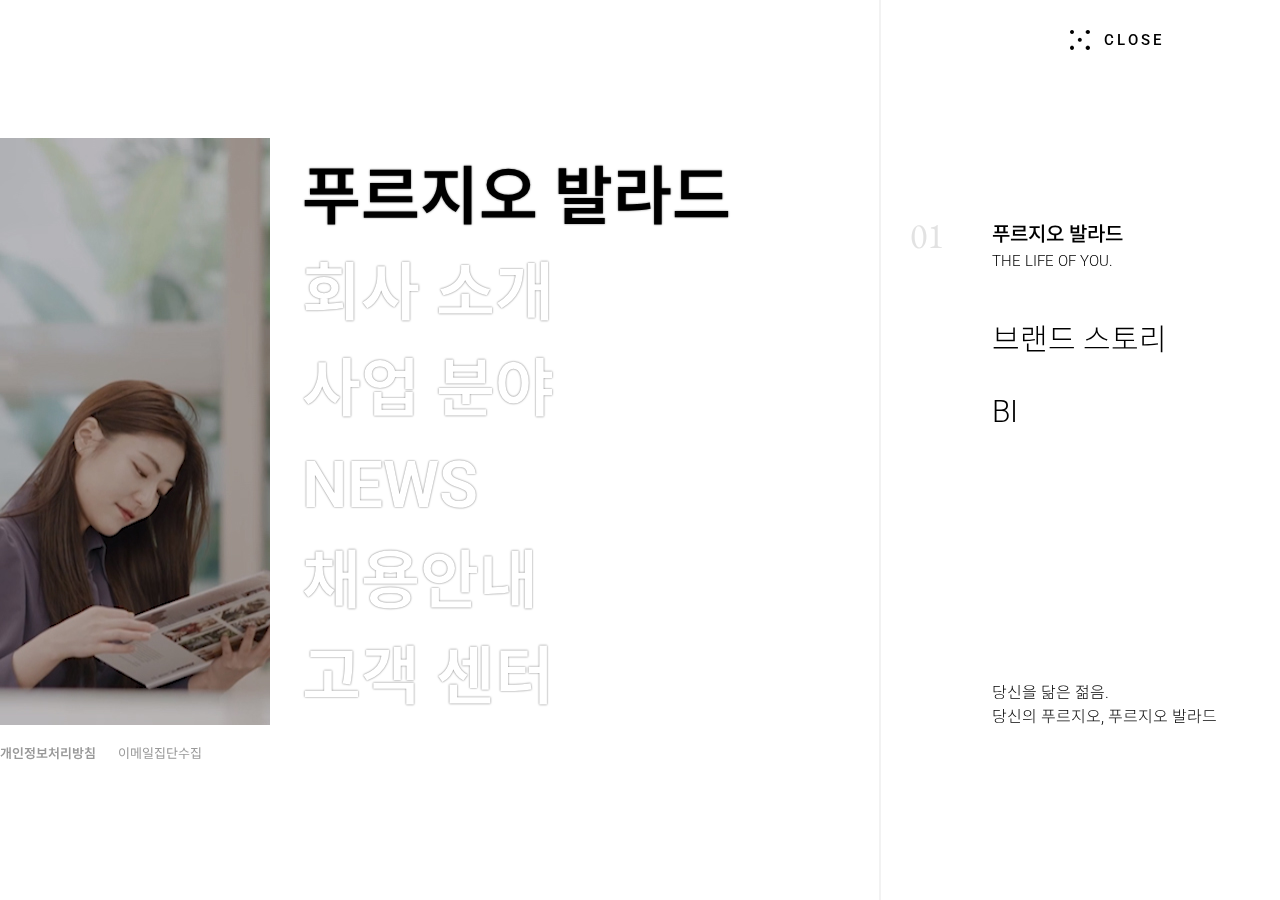
<file: caseStudy1/index.html>
<!DOCTYPE html>
<html lang="ko">
<head>
<title>PRUGIO</title>
<meta charset="utf-8">
<meta name="viewport" content="width=device-width, initial-scale=1.0, maximum-scale=1">
<link rel="stylesheet" href="https://fonts.googleapis.com/css2?family=Roboto:wght@100;300;400;500;700&display=swap">
<link rel="stylesheet" href="https://fonts.googleapis.com/css2?family=Noto+Sans+KR:wght@100;300;400;500;600&display=swap">
<link rel="stylesheet" href="https://fonts.googleapis.com/css2?family=EB+Garamond:wght@400;500;600&display=swap">
<link rel="stylesheet" href="css/reset.css">
<link rel="stylesheet" href="css/style.css">
</head>

<body>
<div class="container">
	<div id="start">
		<div class="top">
			<div class="logo"><h1 id="logo"><a href=""><img src="images/logo.png" alt="logo"></a></h1></div>
			<div class="right">
				<div class="tel"><span>02</span><span>2288</span><span>0800</span></div>
				<div class="service">
					<ul>
						<li>
							<a href="">
								<img src="images/icon1.png" alt="icon1">
								<span>전자입찰</span>
							</a>
						</li>
						<li>
							<a href="">
								<img src="images/icon2.png" alt="icon2">
								<span>유상옵션</span>
							</a>
						</li>
						<li>
							<a href="">
								<img src="images/icon3.png" alt="icon3">
								<span>임대현황</span>
							</a>
						</li>
					</ul>
				</div>
				<div class="tab">
					<a href="">
						<img src="images/icon_tab.png" alt="icon tab">
						<span>MENU</span>
					</a>
				</div>
			</div>
		</div>
		<div class="keytext">
			<h2><img src="images/title.png" alt="BALADE PRUGIO"></h2>
			<p>당신을 닮은 젊은, 당신의 푸르지오<br>Life of you.</p>
			<a href="">BRAND</a>
		</div>
		<span class="line_group1"></span>
		<span class="line_group2"></span>
	</div>
	<div id="global_menu">
		<div class="top">
			<div class="tab">
				<a href="">
					<img src="images/icon_close.png" alt="icon close">
					<span>CLOSE</span>
				</a>
			</div>
		</div>
		<div class="content">
			<div class="content_inner">
				<div class="left_content">
					<div class="profile"><img src="images/cover_image.jpg" alt="cover image"></div>
					<div class="link">
						<ul>
							<li><a href="">개인정보처리방침</a></li>
							<li><a href="">이메일집단수집</a></li>
						</ul>
					</div>
				</div>
				<nav id="gnb">
					<ul>
						<li class="active"><a href="">푸르지오 발라드</a></li>
						<li><a href="">회사 소개</a></li>
						<li><a href="">사업 분야</a></li>
						<li><a href="">NEWS</a></li>
						<li><a href="">채용안내</a></li>
						<li><a href="">고객 센터</a></li>
					</ul>
				</nav>
				<div class="right_content">
					<div class="label">01</div>
					<div class="category">
						<div class="title">
							<strong>푸르지오 발라드</strong>
							<p>THE LIFE OF YOU.</p>
						</div>
						<div class="list">
							<ul>
								<li><a href="">브랜드 스토리</a></li>
								<li><a href="">BI</a></li>
							</ul>
						</div>
					</div>
					<div class="description">당신을 닮은 젊음.<br>당신의 푸르지오, 푸르지오 발라드</div>
				</div>
			</div>
		</div>
		<span class="line_group1"></span>
		<span class="line_group2"></span>
	</div>
</div>
</body>
</html>
</file>
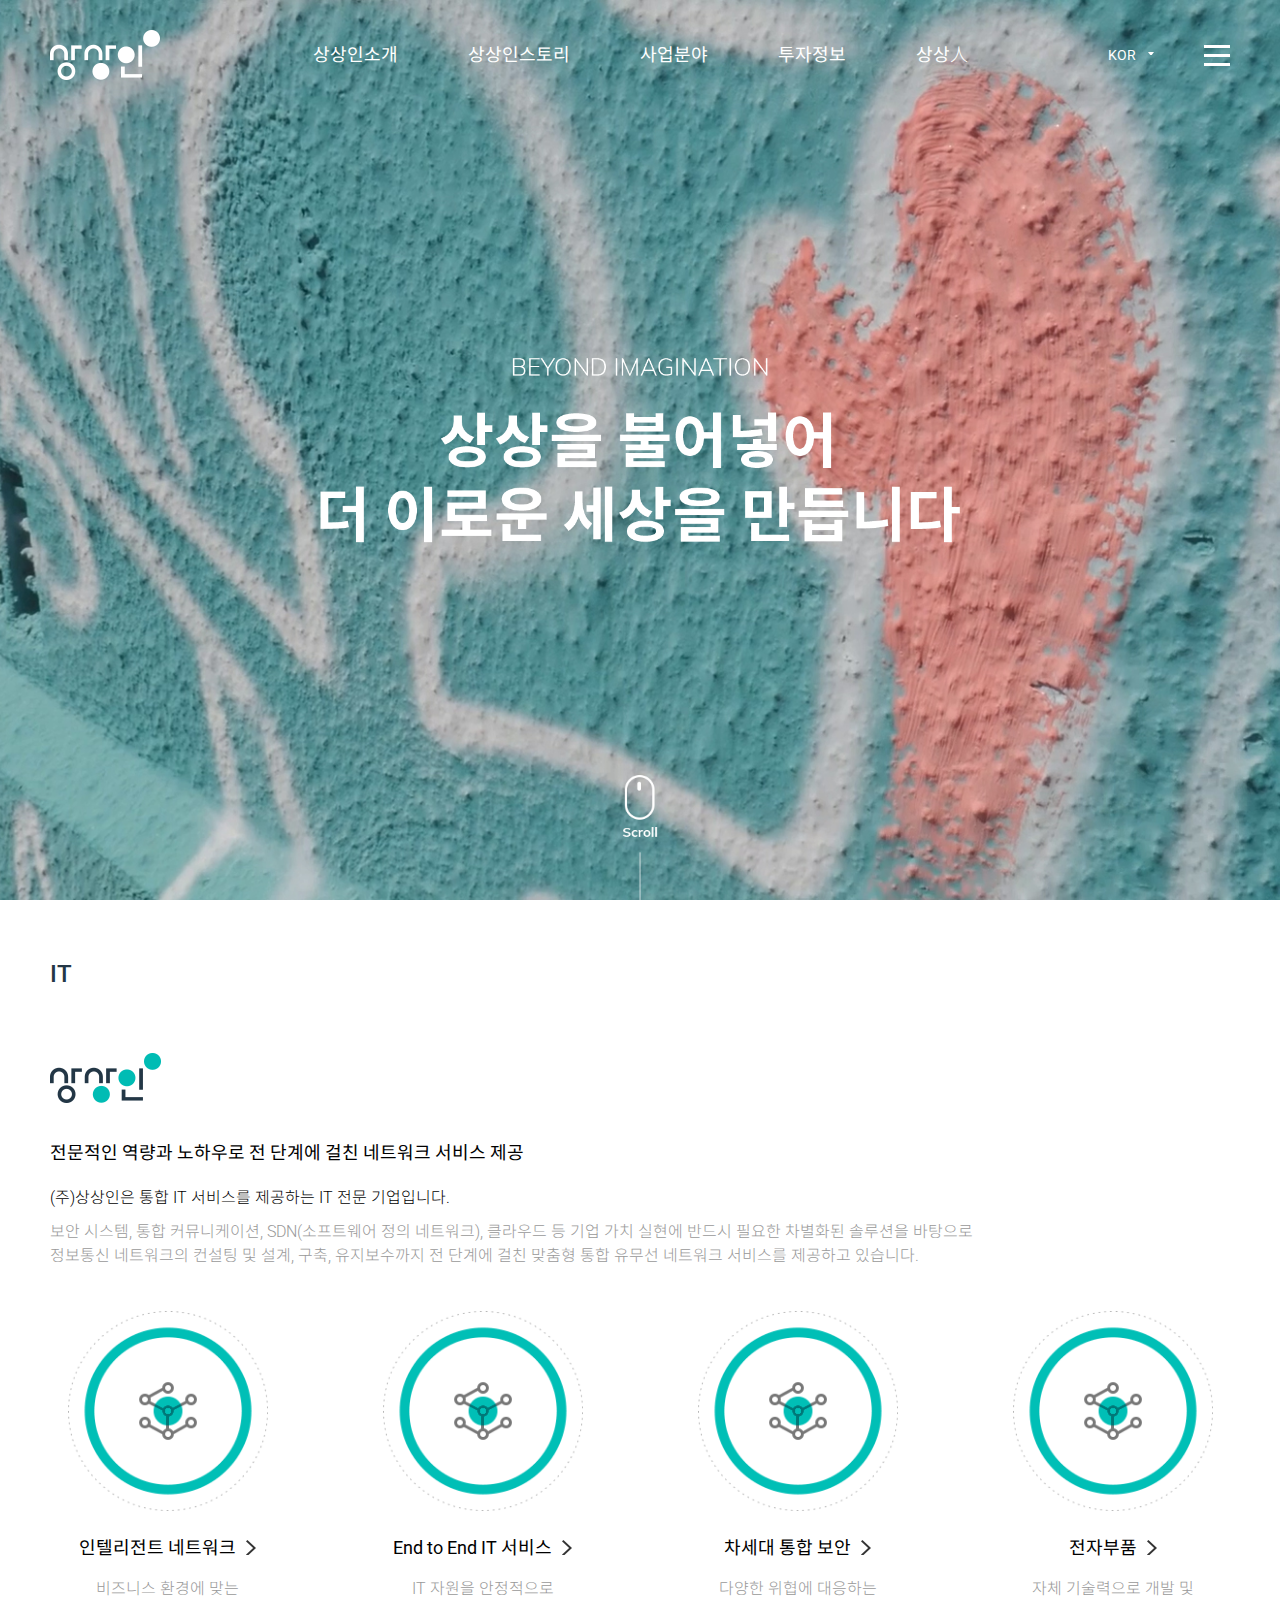
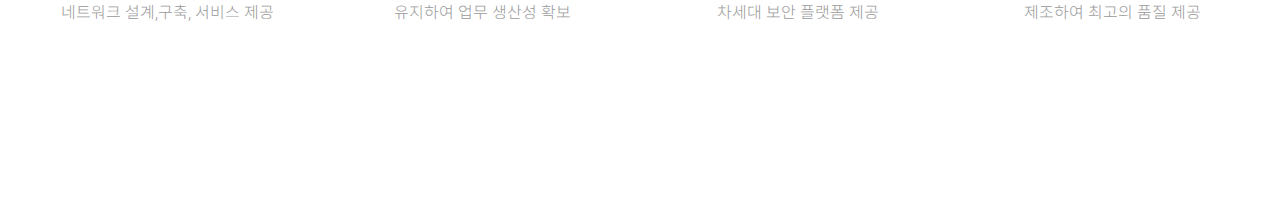
<file: caseStudy2/index.html>
<!DOCTYPE html>
<html lang="ko">
<head>
<title>상상인</title>
<meta charset="utf-8">
<meta name="viewport" content="width=device-width, initial-scale=1.0, maximum-scale=1">
<link rel="stylesheet" href="https://fonts.googleapis.com/css2?family=Roboto:wght@100;300;400;500;700&display=swap">
<link rel="stylesheet" href="https://fonts.googleapis.com/css2?family=Noto+Sans+KR:wght@100;300;400;500;600&display=swap">
<link rel="stylesheet" href="css/reset.css">
<link rel="stylesheet" href="css/style.css">
</head>

<body>
<div class="container">
	<header id="header">
	<!-- <header id="header" class="active"> -->
		<div class="top">
			<div class="top_inner">
				<div class="logo"><h1 id="logo"><a href="">logo</a></h1></div>
				<nav id="gnb">
					<ul>
						<li>
							<a href="">상상인소개</a>
							<ul>
								<li><a href="">기업소개</a></li>
								<li><a href="">CEO</a></li>
								<li><a href="">회사연혁</a></li>
								<li><a href="">CI</a></li>
							</ul>
						</li>
						<li>
							<a href="">상상인스토리</a>
							<ul>
								<li><a href="">사회공헌</a></li>
								<li><a href="">상상인뉴스</a></li>
								<li><a href="">상상인PR</a></li>
							</ul>
						</li>
						<li>
							<a href="">사업분야</a>
							<ul>
								<li><a href="">IT</a></li>
								<li><a href="">금융</a></li>
								<li><a href="">중공업</a></li>
							</ul>
						</li>
						<li>
							<a href="">투자정보</a>
							<ul>
								<li><a href="">재무정보</a></li>
								<li><a href="">공시정보</a></li>
								<li><a href="">주가정보</a></li>
								<li><a href="">공고자료</a></li>
							</ul>
						</li>
						<li>
							<a href="">상상<span>人</span></a>
							<ul>
								<li><a href="">인재상</a></li>
								<li><a href="">채용제도</a></li>
								<li><a href="">채용공고</a></li>
							</ul>
						</li>
					</ul>
				</nav>
				<div class="right">
					<a href="" class="nation">KOR</a>
					<a href="" class="tab">tab</a>
				</div>
			</div>
		</div>
		<div class="keytext"><img src="images/keytext.png" alt="BEYOND IMAGINATION, 상상을 불어넣어 더 이로운 세상을 만듭니다."></div>
		<div class="scroll"><a href=""><img src="images/icon_scroll.png" alt="icon scroll"></a></div>
		<div class="slider"><img src="images/slider.jpg" alt="slider"></div>
	</header>
	<div id="page1">
		<div class="title">
			<div class="label">IT</div>
			<div class="logo"><img src="images/logo_color.png" alt="logo color"></div>
			<p class="slogan">전문적인 역량과 노하우로 전 단계에 걸친 네트워크 서비스 제공</p>
			<p class="description">
				<span>(주)상상인은 통합 IT 서비스를 제공하는 IT 전문 기업입니다.</span>
				보안 시스템, 통합 커뮤니케이션, SDN(소프트웨어 정의 네트워크), 클라우드 등 기업 가치 실현에 반드시 필요한 차별화된 솔루션을 바탕으로<br>정보통신 네트워크의 컨설팅 및 설계, 구축, 유지보수까지 전 단계에 걸친 맞춤형 통합 유무선 네트워크 서비스를 제공하고 있습니다.
			</p>
		</div>
		<div class="content">
			<ul>
				<li>
					<div class="icon"><img src="images/icon_banner1.png" alt="icon banner1"></div>
					<div class="description">
						<strong><span>인텔리전트 네트워크</span></strong>
						<span>비즈니스 환경에 맞는<br>네트워크 설계,구축, 서비스 제공</span>
					</div>
				</li>
				<li>
					<div class="icon"><img src="images/icon_banner1.png" alt="icon banner1"></div>
					<div class="description">
						<strong><span>End to End IT 서비스</span></strong>
						<span>IT 자원을 안정적으로<br>유지하여 업무 생산성 확보</span>
					</div>
				</li>
				<li>
					<div class="icon"><img src="images/icon_banner1.png" alt="icon banner1"></div>
					<div class="description">
						<strong><span>차세대 통합 보안</span></strong>
						<span>다양한 위협에 대응하는<br>차세대 보안 플랫폼 제공</span>
					</div>
				</li>
				<li>
					<div class="icon"><img src="images/icon_banner1.png" alt="icon banner1"></div>
					<div class="description">
						<strong><span>전자부품</span></strong>
						<span>자체 기술력으로 개발 및<br>제조하여 최고의 품질 제공</span>
					</div>
				</li>
			</ul>
		</div>
	</div>
</div>
</body>
</html>
</file>
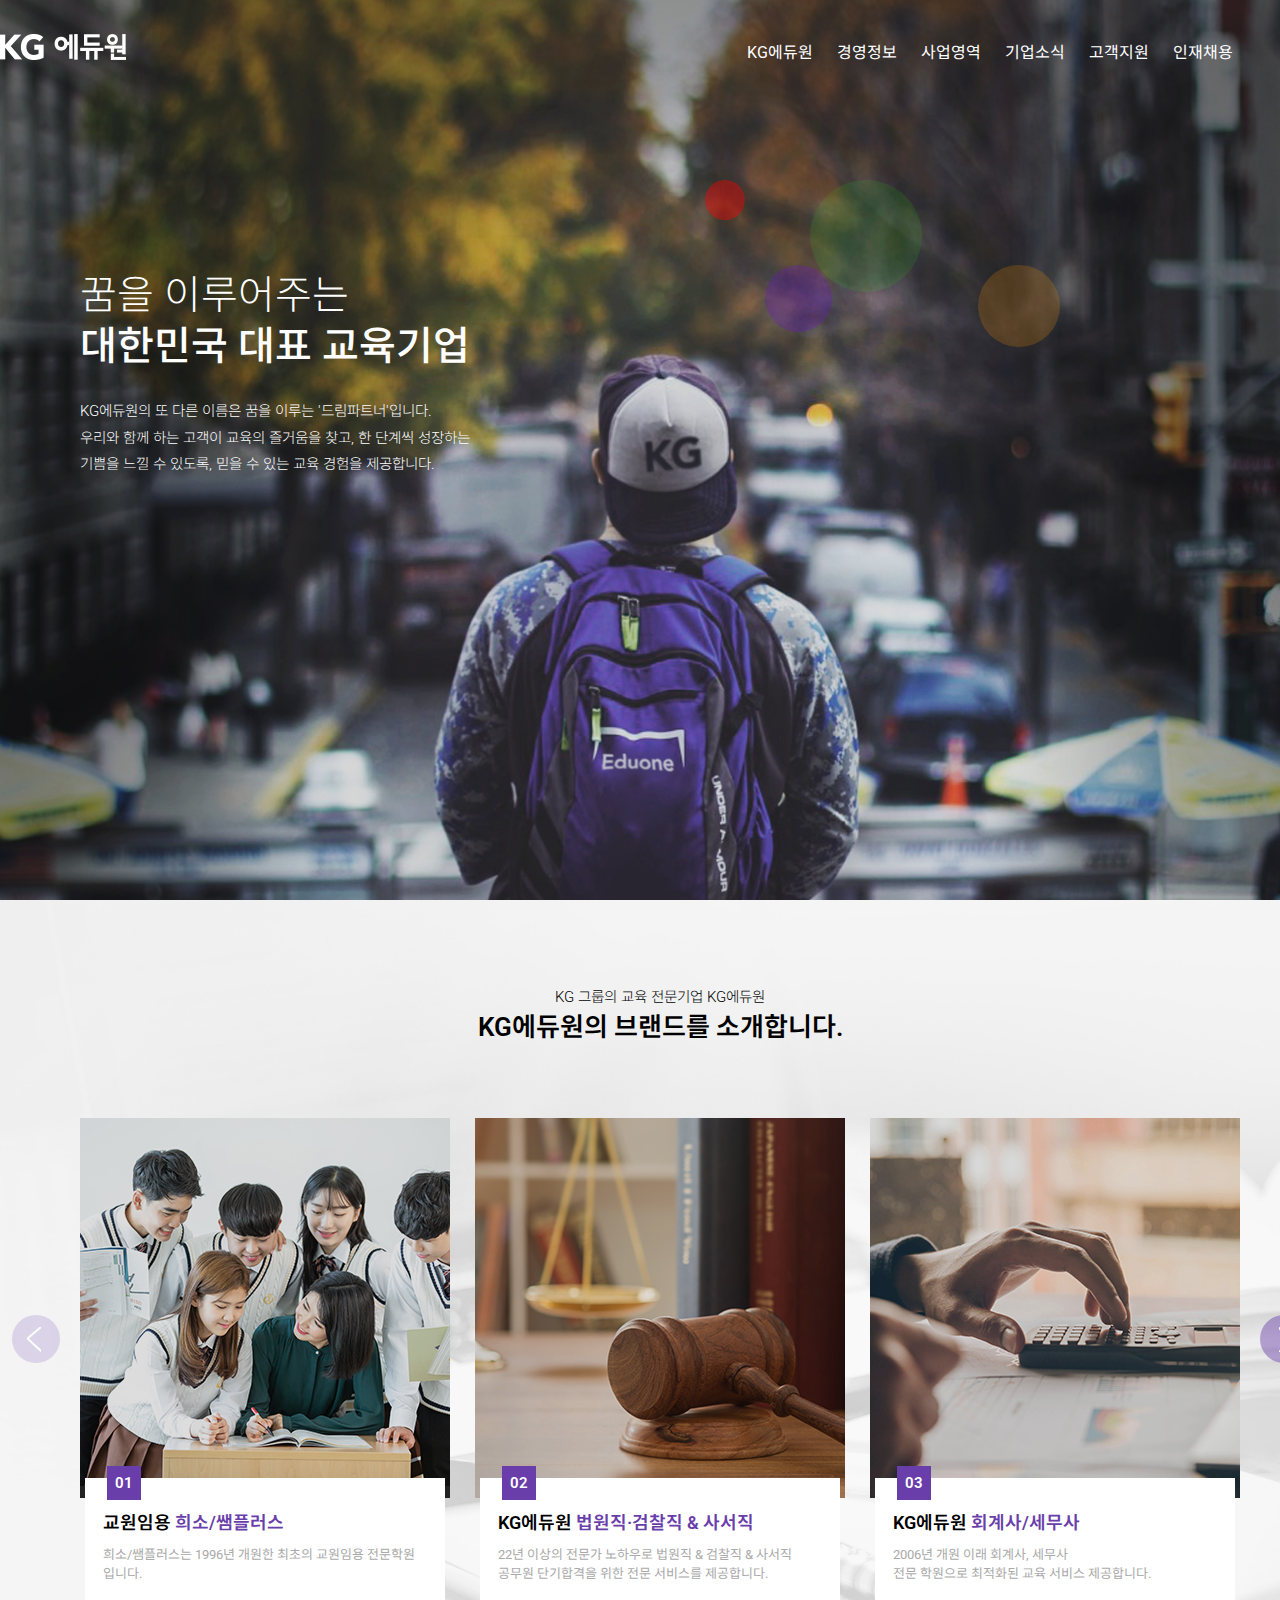
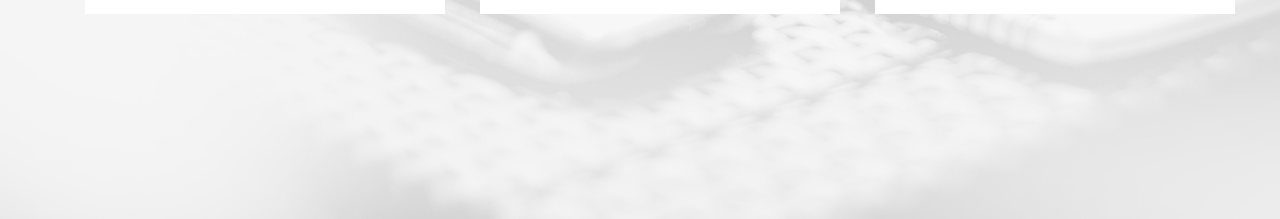
<file: caseStudy3/index.html>
<!DOCTYPE html>
<html lang="ko">
<head>
<title>KG 에듀원</title>
<meta charset="utf-8">
<meta name="viewport" content="width=device-width, initial-scale=1.0, maximum-scale=1">
<link rel="stylesheet" href="https://fonts.googleapis.com/css2?family=Roboto:wght@100;300;400;500;700&display=swap">
<link rel="stylesheet" href="https://fonts.googleapis.com/css2?family=Noto+Sans+KR:wght@100;300;400;500;600&display=swap">
<link rel="stylesheet" href="css/reset.css">
<link rel="stylesheet" href="css/style.css">
</head>

<body>
<div class="container">
	<div id="start">
		<div class="top">
		<!-- <div class="top active"> -->
			<div class="top_inner">
				<div class="logo"><h1 id="logo"><a href="">logo</a></h1></div>
				<div class="right">
					<nav id="gnb">
						<ul>
							<li><a href="">KG에듀원</a></li>
							<li><a href="">경영정보</a></li>
							<li><a href="">사업영역</a></li>
							<li><a href="">기업소식</a></li>
							<li><a href="">고객지원</a></li>
							<li><a href="">인재채용</a></li>
						</ul>
					</nav>
					<a href="" class="tab">tab</a>
				</div>
			</div>
		</div>
		<div class="keytext">
			<strong>
				<span>꿈을 이루어주는</span>
				<span class="bold">대한민국 대표 교육기업</span>
			</strong>
			<p>
				KG에듀원의 또 다른 이름은 꿈을 이루는 '드림파트너'입니다.<br>
				우리와 함께 하는 고객이 교육의 즐거움을 찾고, 한 단계씩 성장하는<br>
				기쁨을 느낄 수 있도록, 믿을 수 있는 교육 경험을 제공합니다.
			</p>
		</div>
		<div class="shape">
			<span class="shape1"></span>
			<span class="shape2"></span>
			<span class="shape3"></span>
			<span class="shape4"></span>
			<span class="shape5"></span>
		</div>
		<div class="slider"><img src="images/bg_contents1.jpg" alt="main background"></div>
	</div>
	<section id="page1">
		<div class="page1_inner">
			<div class="title">
				<span>KG 그룹의 교육 전문기업 KG에듀원</span>
				<strong>KG에듀원의 브랜드를 소개합니다.</strong>
			</div>
			<div class="content">
				<ul>
					<li>
						<a href="">
							<div class="image"><img src="images/banner1.jpg" alt="banner1"></div>
							<div class="description">
								<div class="label">01</div>
								<dl>
									<dt>교원임용 <span>희소/쌤플러스</span></dt>
									<dd>희소/쌤플러스는 1996년 개원한 최초의 교원임용 전문학원<br>입니다.</dd>
								</dl>
							</div>
						</a>
					</li>
					<li>
						<a href="">
							<div class="image"><img src="images/banner2.jpg" alt="banner2"></div>
							<div class="description">
								<div class="label">02</div>
								<dl>
									<dt>KG에듀원 <span>법원직·검찰직 & 사서직</span></dt>
									<dd>22년 이상의 전문가 노하우로 법원직 & 검찰직 & 사서직<br>공무원 단기합격을 위한 전문 서비스를 제공합니다.</dd>
								</dl>
							</div>
						</a>
					</li>
					<li>
						<a href="">
							<div class="image"><img src="images/banner3.jpg" alt="banner3"></div>
							<div class="description">
								<div class="label">03</div>
								<dl>
									<dt>KG에듀원 <span>회계사/세무사</span></dt>
									<dd>2006년 개원 이래 회계사, 세무사<br>전문 학원으로 최적화된 교육 서비스 제공합니다.</dd>
								</dl>
							</div>
						</a>
					</li>
				</ul>
				<a href="" class="previous"><img src="images/arrow.png" alt="previous"></a>
				<a href="" class="next"><img src="images/arrow.png" alt="next"></a>
			</div>
		</div>
	</section>
</div>
</body>
</html>
</file>
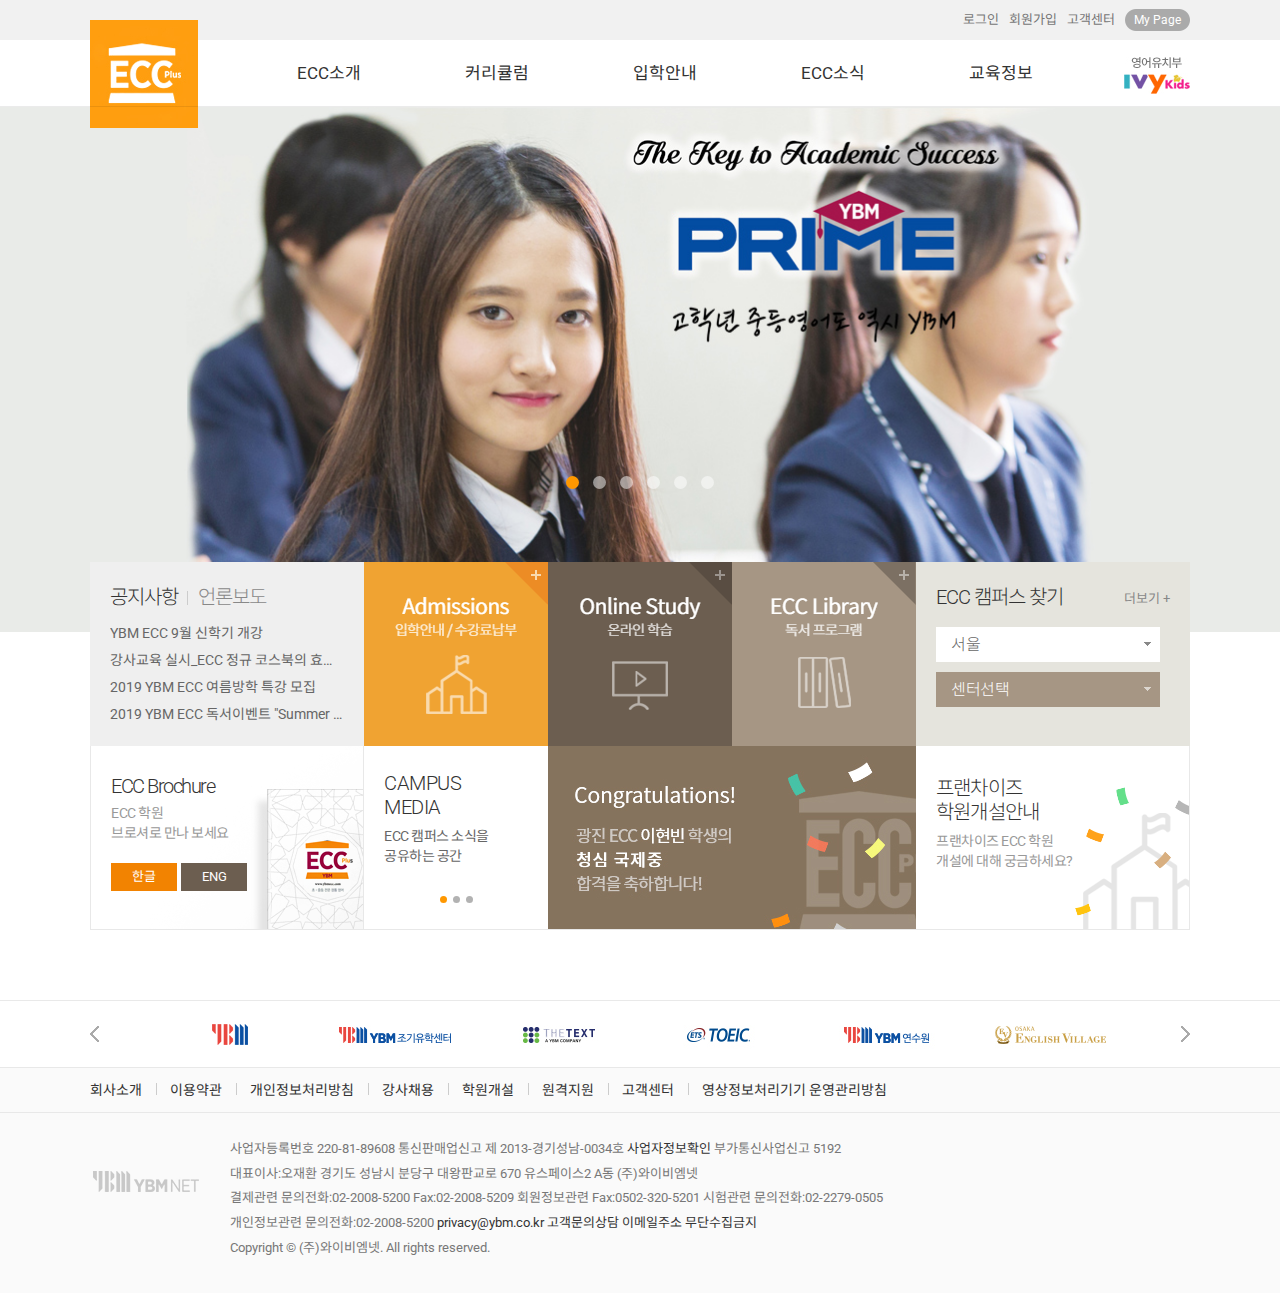
<file: caseStudy4/index.html>
<!DOCTYPE html>
<html lang="ko">
<head>
<title>YBMECC</title>
<meta charset="utf-8">
<meta name="viewport" content="width=device-width, initial-scale=1.0, maximum-scale=1">
<link rel="stylesheet" href="https://fonts.googleapis.com/css2?family=Roboto:wght@100;300;400;500;700&display=swap">
<link rel="stylesheet" href="https://fonts.googleapis.com/css2?family=Noto+Sans+KR:wght@100;300;400;500;600&display=swap">
<link rel="stylesheet" href="css/reset.css">
<link rel="stylesheet" href="css/style.css">
<script src="https://ajax.googleapis.com/ajax/libs/jquery/1.11.1/jquery.min.js"></script>
<script src="js/main.js"></script>
</head>

<body>
<div class="container">
	<header id="header">
		<div class="upper">
			<div class="upper_inner">
				<div class="utils">
					<ul>
						<li><a href="">로그인</a></li>
						<li><a href="">회원가입</a></li>
						<li><a href="">고객센터</a></li>
						<li><a href="" class="mypage">My Page</a></li>
					</ul>
				</div>
			</div>
		</div>
		<div class="menu_zone">
			<div class="menu_zone_inner">
				<div class="logo"><h1 id="logo"><a href=""><img src="images/logo.jpg" alt="logo"></a></h1></div>
				<nav id="gnb">
					<ul>
						<li>
							<a href="">ECC소개</a>
							<ul class="sub">
								<li><a href="">교육비전</a></li>
								<li><a href="">학습시스템</a></li>
								<li><a href="">교육환경</a></li>
								<li><a href="">강사정보</a></li>
								<li><a href="">캠퍼스안내</a></li>
								<li><a href="">학원개설</a></li>
							</ul>
						</li>
						<li>
							<a href="">커리큘럼</a>
							<ul class="sub">
								<li><a href="">정규프로그램</a></li>
								<li><a href="">특별프로그램</a></li>
								<li><a href="">온라인 학습 프로그램</a></li>
								<li><a href="">독서 프로그램</a></li>
							</ul>
						</li>
						<li>
							<a href="">입학안내</a>
							<ul class="sub">
								<li><a href="">입학절차</a></li>
								<li><a href="">등록 및 납부</a></li>
							</ul>
						</li>
						<li>
							<a href="">ECC소식</a>
							<ul class="sub">
								<li><a href="">공지사항</a></li>
								<li><a href="">학사일정</a></li>
								<li><a href="">ECC 이벤트</a></li>
								<li><a href="">캠퍼스 MEDIA</a></li>
								<li><a href="">ECC in PRESS</a></li>
							</ul>
						</li>
						<li>
							<a href="">교육정보</a>
							<ul class="sub">
								<li><a href="">영어교육 NEWS</a></li>
								<li><a href="">입시 게시판</a></li>
							</ul>
						</li>
					</ul>
				</nav>
				<div class="bi"><a href=""><img src="images/top_ivykids.jpg" alt="top ivykids"></a></div>
			</div>
		</div>
	</header>
	<div class="keyvisual">
		<div class="keyvisual_inner">
			<ul>
				<li><img src="images/keyvisual1.jpg" alt="keyvisual1"></li>
				<li><img src="images/keyvisual2.jpg" alt="keyvisual2"></li>
				<li><img src="images/keyvisual3.jpg" alt="keyvisual3"></li>
				<li><img src="images/keyvisual4.jpg" alt="keyvisual4"></li>
				<li><img src="images/keyvisual5.jpg" alt="keyvisual5"></li>
				<li><img src="images/keyvisual6.jpg" alt="keyvisual6"></li>
			</ul>
		</div>
		<div class="controlls">
			<ul>
				<li class="active"><a href="">1</a></li>
				<li><a href="">2</a></li>
				<li><a href="">3</a></li>
				<li><a href="">4</a></li>
				<li><a href="">5</a></li>
				<li><a href="">6</a></li>
			</ul>
		</div>
	</div>
	<div class="main_cont">
		<div class="main_top">
			<div class="main_notice">
				<div class="main_tab">
					<ul>
						<li><a href="">공지사항</a></li>
						<li><a href="">언론보도</a></li>
					</ul>
				</div>
				<div class="main_panel">
					<div class="notice">
						<ul>
							<li><a href="">YBM ECC 9월 신학기 개강</a></li>
							<li><a href="">강사교육 실시_ECC 정규 코스북의 효과적인 교수법</a></li>
							<li><a href="">2019 YBM ECC 여름방학 특강 모집</a></li>
							<li><a href="">2019 YBM ECC 독서이벤트 "Summer Reading Contest!"</a></li>
						</ul>
					</div>
					<div class="broadcast">
						<ul>
							<li><a href="">[보도자료] YBM ECC, 신학기 신입생 모집</a></li>
							<li><a href="">YBM ECC, 2020년 영어유치부 'Ivy Kids' 신입생 모집</a></li>
							<li><a href="">YBM ECC, LG유플러스 TV 아이들나라에 YBM ECC 브랜드관 운영</a></li>
							<li><a href="">YBM ECC, 9월 신학기 대비 신입생 모집 실시</a></li>
						</ul>
					</div>
				</div>
			</div>
			<div class="main_admissions">
				<a href="">
					<img class="over" src="images/ico_main1_over.png" alt="admissions">
					<img src="images/ico_main1.png" alt="admissions">
				</a>
			</div>
			<div class="main_online">
				<a href="">
					<img class="over" src="images/ico_main2_over.png" alt="online">
					<img src="images/ico_main2.png" alt="online">
				</a>
			</div>
			<div class="main_library">
				<a href="">
					<img class="over" src="images/ico_main3_over.png" alt="library">
					<img src="images/ico_main3.png" alt="library">
				</a>
			</div>
			<div class="main_campus">
				<div class="title">
					<p>ECC 캠퍼스 찾기</p>
					<a href="" class="more">더보기 +</a>
				</div>
				<div class="content">
					<ul class="campus_find">
						<li>
							<dt><a href="" class="sel_local">서울</a></dt>
							<dd>
								<ul>
									<li><a href="">강남</a></li>
									<li><a href="">평촌</a></li>
									<li><a href="">안산</a></li>
									<li><a href="">산본</a></li>
									<li><a href="">천안</a></li>
								</ul>
							</dd>
						</li>
						<li>
							<dt><a href="" class="sel_center">센터선택</a></dt>
							<dd>
								<ul>
									<li><a href="">용인</a></li>
									<li><a href="">이천</a></li>
									<li><a href="">양지</a></li>
									<li><a href="">안성</a></li>
									<li><a href="">광주</a></li>
									<li><a href="">양수리</a></li>
								</ul>
							</dd>
						</li>
					</ul>
				</div>
			</div>
		</div>
		<div class="main_bottom">
			<div class="main_brochure">
				<p class="title">ECC Brochure</p>
				<p class="content">ECC 학원<br>브로셔로 만나 보세요</p>
				<div class="btn_wrap">
					<a href="" class="type1">한글</a>
					<a href="" class="type2">ENG</a>
				</div>
			</div>
			<div class="main_camedia">
				<p class="title">CAMPUS<br>MEDIA</p>
				<p class="content">ECC 캠퍼스 소식을<br>공유하는 공간</p>
				<div class="campus_pager">
					<ul>
						<li><a href="">광진ECC 영어유치부 졸업생 2019 청심국제중 합격</a></li>
						<li><a href="">[송도ECC] LG유플러스 Ai스피커 가이드 영상촬영 스케치</a></li>
						<li><a href="">[명지국제ECC] 영어말하기대회 수상</a></li>
					</ul>
				</div>
			</div>
			<div class="campus_wrap">
				<div class="campus_wrap_moving">
					<ul>
						<li><img src="images/img_banner1.png" alt="banner1"></li>
						<li><img src="images/img_banner2.png" alt="banner2"></li>
						<li><img src="images/img_banner3.png" alt="banner3"></li>
					</ul>
				</div>
			</div>
			<div class="main_establish">
				<a href="">
					<p class="title">프랜차이즈<br>학원개설안내</p>
					<p class="content">프랜차이즈 ECC 학원<br>개설에 대해 궁금하세요?</p>
				</a>
			</div>
		</div>
	</div>
	<footer id="footer">
		<div class="rel_site">
			<div class="rel_site_inner">
				<div class="site_wrapper">
					<ul>
						<li><a href=""><img src="images/footer_banner1.png" alt="footer banner1"></a></li>
						<li><a href=""><img src="images/footer_banner2.png" alt="footer banner2"></a></li>
						<li><a href=""><img src="images/footer_banner3.png" alt="footer banner3"></a></li>
						<li><a href=""><img src="images/footer_banner4.png" alt="footer banner4"></a></li>
						<li><a href=""><img src="images/footer_banner5.png" alt="footer banner5"></a></li>
						<li><a href=""><img src="images/footer_banner6.png" alt="footer banner6"></a></li>
						<li><a href=""><img src="images/footer_banner7.png" alt="footer banner7"></a></li>
						<li><a href=""><img src="images/footer_banner8.png" alt="footer banner8"></a></li>
					</ul>
				</div>
				<div class="direction">
					<a href="" class="prev"><img src="images/footer_btn_prev.jpg" alt="footer previous"></a>
					<a href="" class="next"><img src="images/footer_btn_next.jpg" alt="footer next"></a>
				</div>
			</div>
		</div>
		<div class="footer_menu">
			<div class="footer_menu_inner">
				<ul>
					<li><a href="">회사소개</a></li>
					<li><a href="">이용약관</a></li>
					<li><a href="">개인정보처리방침</a></li>
					<li><a href="">강사채용</a></li>
					<li><a href="">학원개설</a></li>
					<li><a href="">원격지원</a></li>
					<li><a href="">고객센터</a></li>
					<li><a href="">영상정보처리기기 운영관리방침</a></li>
				</ul>
			</div>
		</div>
		<div class="footer_info">
			<div class="footer_logo"><img src="images/footer_logo.png" alt="footer logo"></div>
			<address>
				사업자등록번호 220-81-89608 통신판매업신고 제 2013-경기성남-0034호 <a href="">사업자정보확인</a> 부가통신사업신고 5192<br>
				대표이사:오재환 경기도 성남시 분당구 대왕판교로 670 유스페이스2 A동 (주)와이비엠넷<br>
				결제관련 문의전화:02-2008-5200 Fax:02-2008-5209 회원정보관련 Fax:0502-320-5201 시험관련 문의전화:02-2279-0505<br>
				개인정보관련 문의전화:02-2008-5200 <a href="">privacy@ybm.co.kr</a> <a href="">고객문의상담</a> <a href="">이메일주소 무단수집금지</a><br>
				Copyright © (주)와이비엠넷. All rights reserved.
			</address>
		</div>
	</footer>
</div>
</body>
</html>
</file>
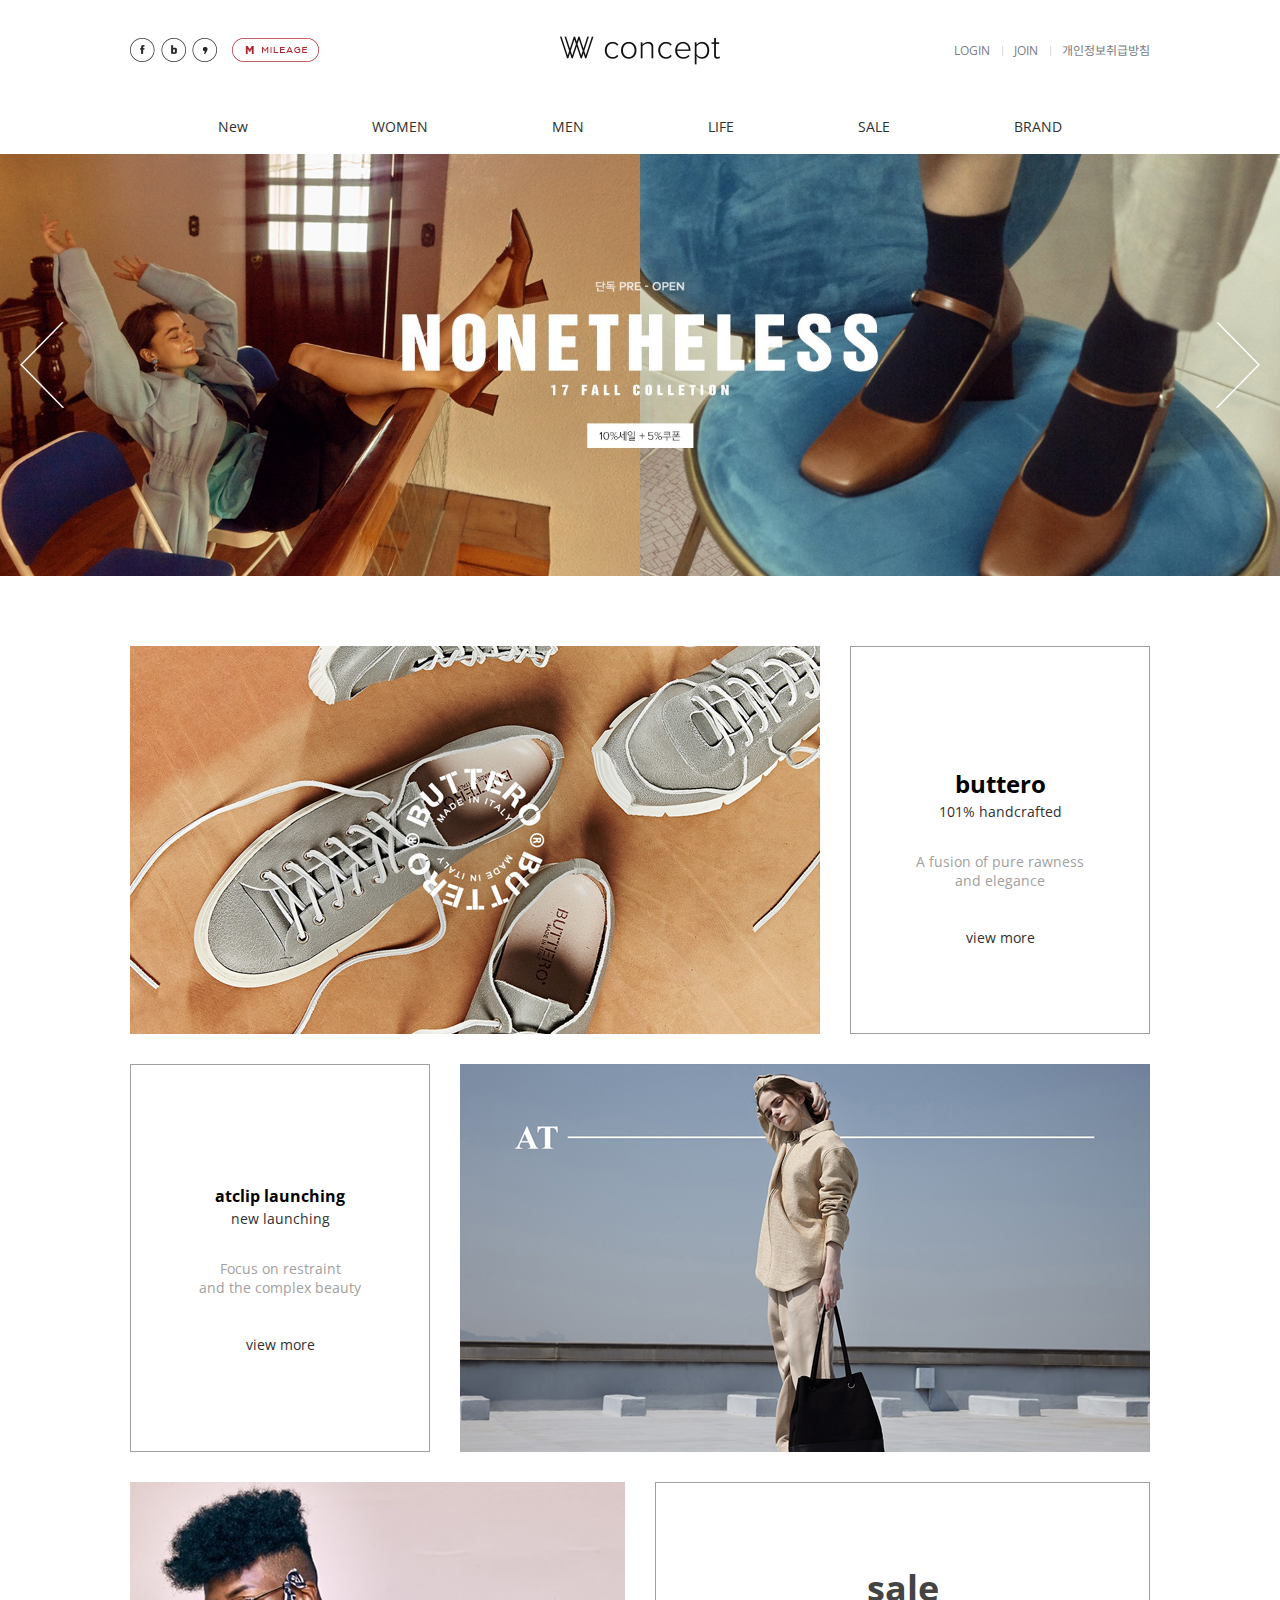
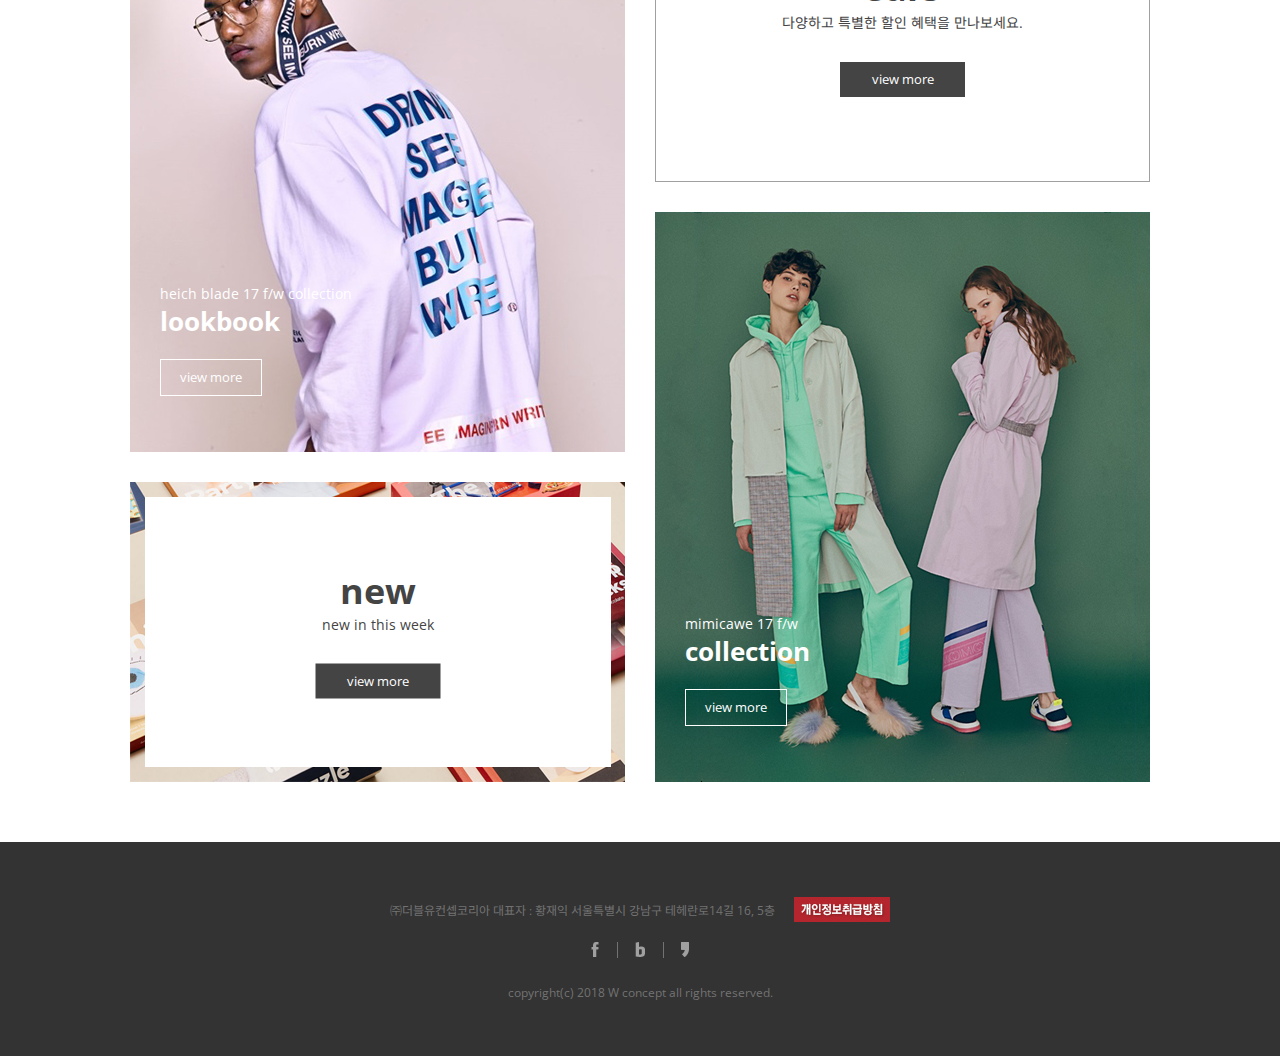
<file: caseStudy5/index.html>
<!DOCTYPE html>
<html lang="ko">
<head>
<title>W concept</title>
<meta charset="utf-8">
<meta name="viewport" content="width=device-width, initial-scale=1.0, maximum-scale=1">
<link rel="stylesheet" href="https://fonts.googleapis.com/css2?family=Open+Sans:wght@300;400;600;700;800&display=swap">
<link rel="stylesheet" href="https://fonts.googleapis.com/css2?family=Noto+Sans+KR:wght@100;300;400;500;600&display=swap">
<link rel="stylesheet" href="css/reset.css">
<link rel="stylesheet" href="css/style.css">
<script src="https://code.jquery.com/jquery-1.10.1.min.js"></script>
<script src="js/main.js"></script>
</head>

<body>
<div class="container">
	<div id="skip_nav">
		<a href="#section1">본문 내용 바로가기</a>
		<a href="#nav">주 메뉴 바로가기</a>
	</div>
	<header id="header">
		<div class="signature"><h1 id="logo"><a href=""><img src="images/logo.png" alt="logo"></a></h1></div>
		<div class="social">
			<ul>
				<li><a href=""><img src="images/social_icon1.gif" alt="social icon1"></a></li>
				<li><a href=""><img src="images/social_icon2.gif" alt="social icon2"></a></li>
				<li><a href=""><img src="images/social_icon3.gif" alt="social icon3"></a></li>
			</ul>
			<a href="" class="mileage_btn"><img src="images/btn_mileage.gif" alt="btn mileage"></a>
		</div>
		<div class="location">
			<ul> 
				<li><a href="">LOGIN</a></li>
				<li><a href="">JOIN</a></li>
				<li><a href="">개인정보취급방침</a></li>
			</ul>
		</div>
	</header>
	<nav id="nav">
		<ul>
			<li>
				<a href="">New</a>
				<ul class="sub">
					<li><a href="">ARRIVED</a></li>
					<li><a href="">NEW</a></li>
				</ul>
			</li>
			<li>
				<a href="">WOMEN</a>
				<ul class="sub">
					<li><a href="">APPAREL</a></li>
					<li><a href="">SHOES</a></li>
					<li><a href="">BAGS</a></li>
					<li><a href="">ACCESSORIES</a></li>
				</ul>
			</li>
			<li>
				<a href="">MEN</a>
				<ul class="sub">
					<li><a href="">APPAREL</a></li>
					<li><a href="">SHOES</a></li>
					<li><a href="">BAG & ACC</a></li>
				</ul>
			</li>
			<li>
				<a href="">LIFE</a>
				<ul class="sub">
					<li><a href="">APARTMENT</a></li>
					<li><a href="">ELECTRONICS</a></li>
					<li><a href="">CULTURE</a></li>
					<li><a href="">BEAUTY</a></li>
				</ul>
			</li>
			<li>
				<a href="">SALE</a>
				<ul class="sub">
					<li><a href="">SALE</a></li>
					<li><a href="">SALE EVENT</a></li>
				</ul>
			</li>
			<li>
				<a href="">BRAND</a>
				<ul class="sub">
					<li><a href="">EXCLUSIVE</a></li>
					<li><a href="">TOP</a></li>
				</ul>
			</li>
		</ul>
	</nav>
	<div class="slider">
		<div class="gallery">
			<ul>
				<li><img src="images/slider1.jpg" alt="slider1"></li>
				<li><img src="images/slider2.jpg" alt="slider2"></li>
				<li><img src="images/slider3.jpg" alt="slider3"></li>
				<li><img src="images/slider4.jpg" alt="slider4"></li>
			</ul>
		</div>
		<div class="direction_nav">
			<a href="" class="left"><img src="images/btn_left.png" alt="btn left"></a>
			<a href="" class="right"><img src="images/btn_right.png" alt="btn right"></a>
		</div>
	</div>
	<section id="section1">
		<div class="content_top">
			<a href="" class="buttero_img"><img src="images/buttero.jpg" alt="buttero"></a>
			<a href="" class="buttero_txt">
				<h4>buttero</h4>
				<span>101% handcrafted</span>
				<p>A fusion of pure rawness<br>and elegance</p>
				<span class="button">view more</span>
			</a>
		</div>
		<div class="content_bottom">
			<a href="" class="atclip_txt">
				<h4>atclip launching</h4>
				<span>new launching</span>
				<p>Focus on restraint <br>and the complex beauty</p>
				<span class="button">view more</span>
			</a>
			<a href="" class="atclip_img"><img src="images/atclip.jpg" alt="atclip"></a>
		</div>
	</section>
	<section id="section2">
		<div class="content_left">
			<a href="" class="heich">
				<img src="images/heich.jpg" alt="heich">
				<div class="txt">
					<p>heich blade 17 f/w collection</p>
					<h4>lookbook</h4>
					<span class="button">view more</span>
				</div>
			</a>
			<a href="" class="new">
				<img src="images/new.png" alt="new">
				<div class="txt">
					<h4>new</h4>
					<p>new in this week</p>
					<span class="button">view more</span>
				</div>
			</a>
		</div>
		<div class="content_right">
			<a href="" class="sale">
				<h4>sale</h4>
				<p>다양하고 특별한 할인 혜택을 만나보세요.</p>
				<span class="button">view more</span>
			</a>
			<a href="" class="mimic">
				<img src="images/mimic.jpg" alt="mimic">
				<div class="txt">
					<p>mimicawe 17 f/w</p>
					<h4>collection</h4>
					<span class="button">view more</span>
				</div>
			</a>
		</div>
	</section>
	<footer id="footer">
		<div class="footer_inner">
			<div class="top">
				<span>㈜더블유컨셉코리아 대표자 : 황재익 서울특별시 강남구 테헤란로14길 16, 5층</span>
				<a href=""><img src="images/private_ot.png" alt="private"></a>
			</div>
			<div class="link">
				<ul>
					<li><a href=""><img src="images/facebook_ot.png" alt="facebook"></a></li>
					<li><a href=""><img src="images/blog_ot.png" alt="blog"></a></li>
					<li><a href=""><img src="images/kakao_ot.png" alt="kakao"></a></li>
				</ul>
			</div>
			<div class="copyright">copyright(c) 2018 W concept all rights reserved.</div>
		</div>
	</footer>
</div>
</body>
</html>
</file>
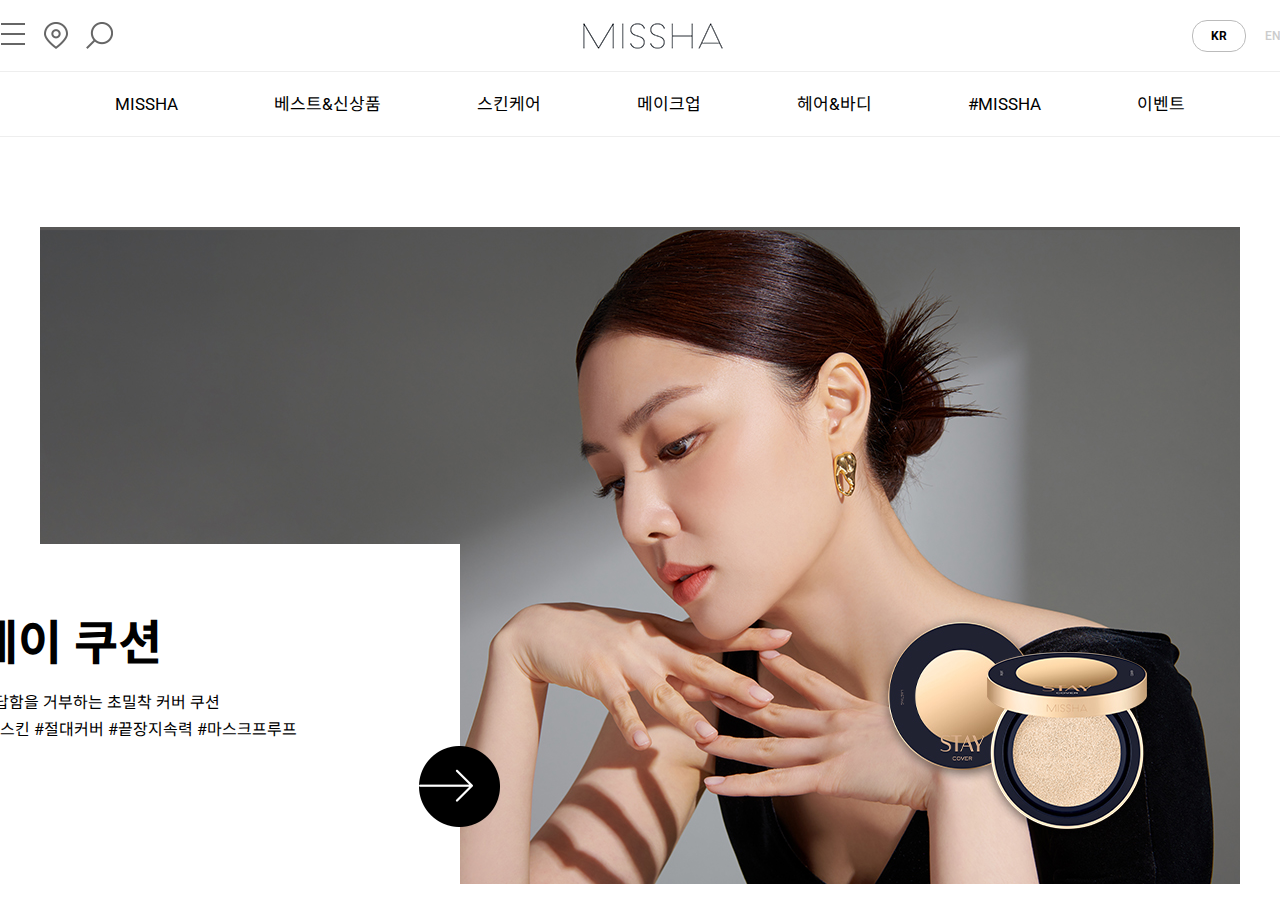
<file: caseStudy6/index.html>
<!DOCTYPE html>
<html lang="ko">
<head>
<title>MISSA</title>
<meta charset="utf-8">
<meta name="viewport" content="width=device-width, initial-scale=1.0, maximum-scale=1">
<link rel="stylesheet" href="https://fonts.googleapis.com/css2?family=Roboto:wght@100;300;400;500;700&display=swap">
<link rel="stylesheet" href="https://fonts.googleapis.com/css2?family=Noto+Sans+KR:wght@100;300;400;500;600;700&display=swap">
<link rel="stylesheet" href="css/reset.css">
<link rel="stylesheet" href="css/style.css">
</head>

<body>
<div class="container">
	<header id="header">
		<div class="utils">
			<ul>
				<li><a href=""><img src="images/icon_tab.png" alt="icon tab"></a></li>
				<li><a href=""><img src="images/icon_location.png" alt="icon location"></a></li>
				<li><a href=""><img src="images/icon_search.png" alt="icon search"></a></li>
			</ul>
		</div>
		<div class="logo"><h1 id="logo"><a href=""><img src="images/logo.png" alt="logo"></a></h1></div>
		<div class="language">
			<ul>
				<li class="active"><a href="">KR</a></li>
				<li><a href="">EN</a></li>
			</ul>
		</div>
	</header>
	<nav id="gnb">
		<div class="gnb_inner">
			<ul>
				<li><a href="">MISSHA</a></li>
				<li class="active">
					<a href="">베스트&신상품</a>
					<ul>
						<li><a href="">Best&New</a></li>
						<li><a href="">Award</a></li>
					</ul>
				</li>
				<li><a href="">스킨케어</a></li>
				<li><a href="">메이크업</a></li>
				<li><a href="">헤어&바디</a></li>
				<li><a href="">#MISSHA</a></li>
				<li><a href="">이벤트</a></li>
			</ul>
		</div>
		<!-- <div class="gnb_background active"></div> -->
		<div class="gnb_background"></div>
	</nav>
	<div class="slider">
		<div class="slider_image">
			<ul>
				<li>
					<div class="description">
						<strong>스테이 쿠션</strong>
						<p>피부에 답답함을 거부하는 초밀착 커버 쿠션<br>#실크벨벳스킨 #절대커버 #끝장지속력 #마스크프루프</p>
						<a href="" class="more"><img src="images/icon_more.png" alt="icon more"></a>
					</div>
					<img src="images/main.jpg" alt="slider1">
				</li>
			</ul>
			<div class="previous">
				<a href=""><img src="images/icon_slide_arrow.png" alt="icon slider previous arrow"></a>
			</div>
			<div href="" class="next">
				<div class="number">
					<span class="current">2</span>
					/
					<span class="total">3</span>
				</div>
				<a href=""><img src="images/icon_slide_arrow.png" alt="icon slider next arrow"></a>
			</div>
		</div>
	</div>
</div>
</body>
</html>
</file>
<file: caseStudy1/css/style.css>
﻿@charset "utf-8";

body {
	font-family: "Roboto", "Noto Sans KR", sans-serif;
	font-size: 1em;
}

/* #start */
#start {
	position: relative;
	height: 100vh;
	overflow: hidden;
	background: url(../images/kitchen.jpg) no-repeat center center;
	background-size: cover;
}
#start::before {
	content: "";
	position: absolute;
	left: 0;
	right: 0;
	top: 0;
	bottom: 0;
	background-color: rgba(0,0,0,.3);
}
#start .top {
	display: flex;
	justify-content: space-between;
	align-items: flex-start;
	position: absolute;
	left: 0;
	top: 0;
	z-index: 1000;
	width: 100%;
	height: 80px;
}
#start .top .logo {
	padding: 30px 0 0 30px;
}
#start .right {
	display: flex;
}
#start .right .tel {
	display: flex;
	align-items: center;
	padding: 0 40px 0 20px;
	height: 80px;
}
#start .right .tel span {
	display: inline-block;
	position: relative;
	margin-left: 20px;
	letter-spacing: 3px;
	color: #fff;
}
#start .right .tel span:first-child {
	margin-left: 0;
}
#start .right .tel span::before {
	content: "";
	position: absolute;
	left: -12px;
	top: 8px;
	width: 3px;
	height: 3px;
	background-color: #fff;
}
#start .right .tel span:first-child::before {
	display: none;
}
#start .right .service ul {
	display: flex;
	align-items: center;
	padding: 0 26px;
	height: 80px;
}
#start .right .service ul li {
	margin-left: 18px;
}
#start .right .service ul li:first-child {
	margin-left: 0;
}
#start .right .service ul li a {
	display: block;
	text-align: center;
}
#start .right .service ul li a img {
	width: 26px;
}
#start .right .service ul li a span {
	display: block;
	font-size: 0.813em;
	font-weight: 500;
	color: #fff;
}
#start .right .tab a {
	display: block;
	padding: 30px 80px 0 30px;
	width: 240px;
	height: 80px;
	background-color: #fff;
	box-sizing: border-box;
}
#start .right .tab a span {
	display: inline-block;
	margin-left: 10px;
	font-size: 0.913em;
	font-weight: 500;
	letter-spacing: 3px;
}
#start .keytext {
	position: absolute;
	left: 50%;
	top: 35vh;
	z-index: 100;
	width: 1440px;
	transform: translateX(-50%);
}
#start .keytext h2 {
	width: 350px;
}
#start .keytext p {
	margin-top: 40px;
	line-height: 1.7;
	font-size: 1.375em;
	font-weight: 300;
	color: #fff;
}
#start .keytext a {
	display: block;
	position: relative;
	margin-top: 25px;
	padding: 22px 0;
	width: 270px;
	font-size: 0.875em;
	font-weight: 300;
	letter-spacing: 12px;
	color: #fff;
	border-top: 1px solid #fff;
	border-bottom: 1px solid #fff;
}
#start .keytext a::after {
	content: "";
	position: absolute;
	right: 0;
	top: 50%;
	width: 20px;
	height: 15px;
	background: url(../images/icon_arrow.png) no-repeat;
	background-size: cover;
	transform: translateY(-50%);
}
#start .line_group1 {
	position: absolute;
	left: 50%;
	top: 0;
	width: 1440px;
	height: 100%;
	border-left: 1px solid rgba(255,255,255,.2);
	border-right: 1px solid rgba(255,255,255,.2);
	transform: translateX(-50%);
}
#start .line_group2 {
	position: absolute;
	left: 50%;
	top: 0;
	width: 480px;
	height: 100%;
	border-left: 1px solid rgba(255,255,255,.2);
	border-right: 1px solid rgba(255,255,255,.2);
	transform: translateX(-50%);
}

/* #global_menu */
#global_menu {
	position: fixed;
	left: 0;
	right: 0;
	top: 0;
	bottom: 0;
	z-index: 1000;
	background-color: #fff;
}
#global_menu .top {
	display: flex;
	justify-content: flex-end;
	position: absolute;
	left: 0;
	top: 0;
	z-index: 1000;
	width: 100%;
	height: 80px;
}
#global_menu .top .tab a {
	display: block;
	padding: 30px 80px 0 30px;
	width: 240px;
	height: 80px;
	box-sizing: border-box;
}
#global_menu .top .tab a span {
	display: inline-block;
	margin-left: 10px;
	font-size: 0.913em;
	font-weight: 500;
	letter-spacing: 3px;
}
#global_menu .content {
	display: flex;
	align-items: center;
	position: relative;
	z-index: 100;
	margin: 0 auto;
	width: 1440px;
	height: 100vh;
}
#global_menu .content .content_inner {
	display: flex;
}
#global_menu .content .left_content .link {
	padding-top: 18px;
}
#global_menu .content .left_content .link ul {
	display: flex;
}
#global_menu .content .left_content .link ul li {
	margin-left: 22px;
}
#global_menu .content .left_content .link ul li:first-child {
	margin-left: 0;
}
#global_menu .content .left_content .link ul li a {
	font-size: 0.813em;
	color: #999;
}
#global_menu .content .left_content .link ul li:first-child a {
	font-weight: 600;
}
#gnb {
	padding-left: 32px;
	padding-top: 12px;
	width: 690px;
	box-sizing: border-box;
}
#gnb ul li a {
	line-height: 1.5;
	font-size: 4em;
	font-weight: 600;
	color: #fff;
	text-shadow: 0 0 2px rgba(0,0,0,.6);
}
#gnb ul li.active a {
	color: #000
}
#global_menu .right_content {
	position: relative;
	padding-left: 32px;
	width: 480px;
	box-sizing: border-box;
}
#global_menu .right_content .label {
	position: absolute;
	left: -50px;
	top: 74px;
	font-family: "EB Garamond", serif;
	font-size: 2.25em;
	color: #e2e2e2;
}
#global_menu .right_content .category {
	padding-top: 80px;
}
#global_menu .right_content .category strong {
	font-size: 1.25em;
	font-weight: 500;
}
#global_menu .right_content .category p {
	padding-top: 5px;
	font-size: 0.913em;
	font-weight: 300;
}
#global_menu .right_content .category .list {
	padding-top: 45px;
}
#global_menu .right_content .category .list li {
	margin-top: 35px;
}
#global_menu .right_content .category .list li:first-child {
	margin-top: 0;
}
#global_menu .right_content .category .list li a {
	font-size: 1.875em;
	font-weight: 300;
}
#global_menu .right_content .description {
	padding-top: 250px;
	font-weight: 300;
}
#global_menu .line_group1 {
	position: absolute;
	left: 50%;
	top: 0;
	width: 1440px;
	height: 100%;
	border-right: 1px solid rgba(0,0,0,.1);
	transform: translateX(-50%);
}
#global_menu .line_group2 {
	position: absolute;
	left: 50%;
	top: 0;
	width: 480px;
	height: 100%;
	border-right: 1px solid rgba(0,0,0,.1);
	transform: translateX(-50%);
}
</file>
<file: caseStudy2/css/style.css>
﻿@charset "utf-8";

body {
	font-family: "Roboto", "Noto Sans KR", sans-serif;
	font-size: 1em;
}

/* #header */
#header {
	position: relative;
	height: 100vh;
}
#header::after {
	content: "";
	display: none;
	position: absolute;
	left: 0;
	top: 110px;
	z-index: 1000;
	width: 100%;
	height: 1px;
	background-color: #eee;
}
#header .slider {
	height: 100vh;
}
#header .slider img {
	display: block;
	width: 100%;
	height: 100%;
	object-fit: cover;
}
#header .top {
	position: absolute;
	left: 0;
	top: 0;
	z-index: 1000;
	width: 100%;
	height: 110px;
	overflow: hidden;
}
#header .top .top_inner {
	position: relative;
	margin: 0 auto;
	width: 1180px;
	height: 110px;
}
#header .top .logo {
	position: absolute;
	left: 0;
	top: 0;
	width: 110px;
}
#header .top .logo h1 {
	display: flex;
	align-items: center;
	height: 110px;
}
#header .top .logo h1 a {
	display: block;
	width: 110px;
	height: 50px;
	overflow: hidden;
	text-indent: -9999px;
	background: url(../images/logo.png) no-repeat center center;
	background-size: 110px;
}
#gnb {
	text-align: center;
}
#gnb > ul {
	display: flex;
	justify-content: center;
}
#gnb > ul > li {
	position: relative;
}
#gnb > ul > li > a {
	display: block;
	padding: 0 35px;
	line-height: 110px;
	font-size: 1.125em;
	font-weight: 400;
	color: #fff;
}
#gnb > ul > li > a > span {
	font-weight: 300;
}
#gnb ul li ul {
	position: absolute;
	padding-top: 15px;
	width: 100%;
	height: 325px;
	border-right: 1px solid #eee;
	box-sizing: border-box;
}
#gnb ul li:first-child ul {
	border-left: 1px solid #eee;
}
#gnb ul li:hover ul {
	background-color: #f7f7f7;
}
#gnb ul li:hover ul::before {
	content: "";
	position: absolute;
	left: 0;
	top: 1px;
	width: 100%;
	height: 3px;
	background-color: #00bfb6;
}
#gnb ul li ul li {
	margin: 30px 0;
}
#gnb ul li ul li a {
	display: inline-block;
	position: relative;
	font-size: 1em;
	font-weight: 300;
	color: #444;
}
#gnb ul li ul li:hover a::after {
	content: "";
	position: absolute;
	right: -9px;
	top: 3px;
	width: 4px;
	height: 4px;
	background-color: #00bfb6;
	border-radius: 2px;
}
#header .top .right {
	display: flex;
	align-items: center;
	position: absolute;
	right: 0;
	top: 0;
	height: 110px;
}
#header .top .right .nation {
	position: relative;
	margin-right: 50px;
	width: 46px;
	font-size: 0.875em;
	color: #fff;
}
#header .top .right .nation::after {
	content: "";
	position: absolute;
	right: 0;
	top: 5px;
	width: 6px;
	height: 3px;
	background: url(../images/icon_arrow1.png) no-repeat;
}
#header .top .right .tab {
	width: 26px;
	height: 21px;
	overflow: hidden;
	text-indent: -9999px;
	background: url(../images/icon_tab.png) no-repeat;
}
#header .keytext {
	position: absolute;
	left: 50%;
	top: 50%;
	transform: translate(-50%,-50%);
}
#header .scroll {
	position: absolute;
	left: 50%;
	bottom: 0;
	width: 35px;
	transform: translateX(-50%);
}

/* #header.active */
#header.active::after {
	display: block;
}
#header.active .top {
	height: 436px;
	background-color: #fff;
}
#header.active .top .logo a {
	background-image: url(../images/logo_color.png);
}
#header.active .top .right .nation {
	color: #000;
}
#header.active .top .right .nation::after {
	background: url(../images/icon_arrow1_active.png);
}
#header.active .top .right .tab {
	background-image: url(../images/icon_tab_active.png);
}
.active #gnb > ul > li > a {
	color: #000;
}

/* #page1 */
#page1 {
	margin: 0 auto;
	padding: 60px 0 200px;
	width: 1180px;
}
#page1 .title .label {
	font-size: 1.5em;
	font-weight: 500;
	color: #233746;
}
#page1 .title .logo {
	padding-top: 65px;
}
#page1 .title .slogan {
	padding-top: 35px;
	font-size: 1.125em;
}
#page1 .title .description {
	padding-top: 20px;
	font-size: 1em;
	font-weight: 300;
	color: #999;
}
#page1 .title .description span {
	display: block;
	padding-bottom: 10px;
	color: #000;
}
#page1 .content {
	padding-top: 45px;
}
#page1 .content ul {
	display: flex;
}
#page1 .content ul li {
	margin-left: 80px;
	width: calc((100% - 240px)/4);
	text-align: center;
}
#page1 .content ul li:first-child {
	margin-left: 0;
}
#page1 .content ul li .icon img {
	width: 200px;
}
#page1 .content ul li .description {
	display: flex;
	flex-direction: column;
	padding-top: 22px;
}
#page1 .content ul li .description strong::after {
	content: "";
	display: inline-block;
	margin-left: 10px;
	margin-top: 2px;
	width: 10px;
	height: 15px;
	vertical-align: middle;
	background: url(../images/icon_arrow2.png) no-repeat;
}
#page1 .content ul li .description strong span {
	display: inline-block;
	vertical-align: middle;
	font-size: 1.125em;
	font-weight: 400;
}
#page1 .content ul li .description > span {
	padding-top: 16px;
	font-size: 1em;
	font-weight: 300;
	color: #999;
}
</file>
<file: caseStudy3/css/style.css>
﻿@charset "utf-8";

body {
	font-family: "Roboto", "Noto Sans KR", sans-serif;
	font-size: 1em;
}

/* #start */
#start {
	position: relative;
	min-width: 1320px;
	height: 100vh;
}
#start .top {
	position: absolute;
	left: 0;
	top: 0;
	z-index: 1000;
	width: 100%;
}
#start .top .top_inner {
	display: flex;
	justify-content: space-between;
	margin: 0 auto;
	width: 1320px;
	height: 83px;
}
#start .top .logo {
	margin-top: 34px;
}
#start .top .logo a {
	display: block;
	width: 126px;
	height: 26px;
	overflow: hidden;
	text-indent: -9999px;
	background: url(../images/logo_white.png) no-repeat;
}
#start .top .right {
	display: flex;
	align-items: center;
	padding-top: 23px;
}
#gnb {
	margin-right: 40px;
}
#gnb ul {
	display: flex;
}
#gnb ul li a {
	display: block;
	padding: 0 12px;
	line-height: 60px;
	font-size: 1em;
	color: #fff;
}
#start .top .right .tab {
	margin-top: -3px;
	width: 35px;
	height: 35px;
	overflow: hidden;
	text-indent: -9999px;
	background: url(../images/icon_meun.png) no-repeat;
}
#start .keytext {
	position: absolute;
	left: 50%;
	top: 30vh;
	width: 1160px;
	transform: translateX(-50%);
}
#start .keytext strong span {
	display: block;
	line-height: 1.28;
	font-size: 2.5em;
	font-weight: 300;
	color: #fff;
}
#start .keytext strong span.bold {
	font-weight: 500;
}
#start .keytext p {
	padding-top: 26px;
	line-height: 1.8;
	font-size: 0.913em;
	font-weight: 300;
	color: #fff;
}
#start .shape {
	position: absolute;
	left: 50%;
	top: 20vh;
	width: 400px;
	height: 200px;
}
#start .shape span[class^=shape] {
	position: absolute;
}
#start .shape span.shape1 {
	left: 150px;
	top: 0;
	width: 112px;
	height: 112px;
	background-color: #1eff00;
	opacity: 0.1;
	border-radius: 50%;
}
#start .shape span.shape2 {
	right: 0;
	top: 85px;
	width: 82px;
	height: 82px;
	background-color: #ff9600;
	opacity: 0.2;
	border-radius: 50%;
}
#start .shape span.shape3 {
	left: 105px;
	top: 85px;
	width: 67px;
	height: 67px;
	background-color: #7e00ff;
	opacity: 0.2;
	border-radius: 50%;
}
#start .shape span.shape4 {
	left: 45px;
	top: 0;
	width: 40px;
	height: 40px;
	background-color: #ff0000;
	opacity: 0.4;
	border-radius: 50%;
}
#start .shape span.shape5 {
	left: 0;
	bottom: 0;
	width: 20px;
	height: 20px;
	background-color: #fff;
	opacity: 0.2;
	border-radius: 50%;
}
#start .slider {
	height: 100vh;
}
#start .slider img {
	display: block;
	width: 100%;
	height: 100%;
	object-fit: cover;
}

/* #start .top.active */
#start .top.active {
	position: fixed;
	background-color: #fff;
	box-shadow: 1px 1px 2px rgba(0,0,0,.1);
}
#start .top.active .logo a {
	background-image: url(../images/logo_purple.png);
}
.active #gnb ul li a {
	color: #000;
}
#start .top.active .right .tab {
	background-image: url(../images/icon_meun_black.png);
}

/* #page1 */
#page1 {
	padding: 85px 0 185px;
	min-width: 1320px;
	background: url(../images/bg_contents2.jpg) no-repeat;
	background-size: cover;
}
#page1 .page1_inner {
	margin: 0 auto;
	width: 1160px;
}
#page1 .title {
	text-align: center;
}
#page1 .title span {
	display: block;
	font-size: 0.913em;
	font-weight: 300;
}
#page1 .title strong {
	display: block;
	font-size: 1.625em;
	font-weight: 600;
}
#page1 .content {
	position: relative;
	padding-top: 75px;
}
#page1 .content ul {
	display: flex;
	justify-content: space-between;
}
#page1 .content ul li {
	margin-left: 25px;
	width: calc((100% - 50px)/3);
}
#page1 .content ul li:first-child {
	margin-left: 0;
}
#page1 .content ul li a {
	display: block;
}
#page1 .content ul li a .description {
	position: relative;
	top: -20px;
	margin: 0 auto;
	padding: 28px 16px 0;
	width: 360px;
	height: 136px;
	background-color: #fff;
	border: 2px solid #fff;
	box-sizing: border-box;
	transition: border-color 0.3s;
}
#page1 .content ul li a:hover .description {
	border-color: #693eaa;
}
#page1 .content ul li a .description .label {
	position: absolute;
	left: 20px;
	top: -14px;
	width: 34px;
	height: 34px;
	line-height: 34px;
	text-align: center;
	font-size: 0.913em;
	font-weight: 600;
	background-color: #693eaa;
	color: #fff;
}
#page1 .content ul li a .description dl dt {
	font-size: 1.125em;
	font-weight: 600;
}
#page1 .content ul li a .description dl dt span {
	color: #693eaa;
}
#page1 .content ul li a .description dl dd {
	padding-top: 10px;
	font-size: 0.813em;
	color: #aaa;
}
#page1 .content a.previous {
	position: absolute;
	left: -68px;
	top: 50%;
	width: 48px;
	height: 48px;
	text-align: center;
	background-color: rgba(105,62,170,0.18);
	border-radius: 24px;
	transform: translateY(-50%);
}
#page1 .content a.previous img {
	margin-left: -4px;
	margin-top: 12px;
}
#page1 .content a.next {
	position: absolute;
	right: -68px;
	top: 50%;
	width: 48px;
	height: 48px;
	text-align: center;
	background-color: rgba(105,62,170,0.45);
	border-radius: 24px;
	transform: translateY(-50%);
}
#page1 .content a.next img {
	margin-right: -4px;
	margin-top: 12px;
	transform: rotate(180deg);
}
</file>
<file: caseStudy5/css/style.css>
﻿@charset "utf-8";

body {
	font-family: "Open Sans", "Noto Sans KR", sans-serif;
	font-size: 1em;
}

/* #skip_nav */
#skip_nav a {
	position: fixed;
	left: 0;
	top: -9999px;
	z-index: 9999;
	padding: 6px 0;
	width: 100%;
	text-align: center;
	font-size: 0.875em;
	background-color: #333;
	color: #fff;
}
#skip_nav a:focus {
	top: 0;
}

/* #header */
#header {
	display: flex;
	justify-content: space-between;
	position: relative;
	margin: 0 auto;
	width: 1020px;
	height: 100px;
}
#header .signature {
	/* order: 2; */
	position: absolute;
	left: 50%;
	top: 15px;
	width: 160px;
	height: 70px;
	transform: translateX(-50%);
}
#header .signature img {
	max-width: 100%;
}
#header .social {
	display: flex;
	/* order: 1; */
	margin-top: 38px;
}
#header .social ul {
	display: flex;
}
#header .social ul li {
	margin: 0 3px;
}
#header .social ul li:first-child {
	margin-left: 0;
}
#header .social .mileage_btn {
	margin-left: 12px;
}
#header .location {
	/* order: 3; */
	margin-top: 38px;
}
#header .location ul {
	display: flex;
}
#header .location ul li a {
	display: block;
	padding: 0 12px;
	line-height: 26px;
	font-size: 0.75em;
	background: url(../images/bg_table_col.gif) no-repeat left center;
	color: #797d85;
}
#header .location ul li:first-child a {
	background: none;
}
#header .location ul li:last-child a {
	padding-right: 0;
}

/* #nav */
#nav {
	position: relative;
	min-width: 1020px;
}
#nav > ul {
	position: absolute;
	left: 0;
	top: 0;
	z-index: 100;
	width: 100%;
	height: 54px;
	overflow: hidden;
	text-align: center;
	background: #fff url(../images/bg_gnb.gif) repeat-x 0 0;
	transition: height 0.3s;
}
#nav > ul.over {
	height: 185px;
}
#nav > ul > li {
	display: inline-block;
	position: relative;
	padding: 0 20px;
}
#nav > ul > li > a {
	display: block;
	padding: 0 40px;
	line-height: 54px;
	font-size: 0.875em;
	color: #2f2f2f;
}
#nav > ul > li:hover > a,
#nav > ul > li.over > a {
	color: #b4252d;
}
#nav .sub {
	position: absolute;
	left: 50%;
	margin-left: -20px;
	padding-top: 14px;
	text-align: left;
}
#nav .sub a {
	display: block;
	padding: 6px 0 7px;
	line-height: 1;
	font-size: 0.75em;
	color: #a0a0a0;
}

/* .slider */
.slider {
	position: relative;
	margin-top: 54px;
	min-width: 1020px;
}
.slider .gallery {
	position: relative;
	width: 100%;
	height: 422px;
	overflow: hidden;
}
.slider .gallery ul {
	display: flex;
	position: absolute;
	left: 0;
	top: 0;
	width: 400%;
	height: 100%;
}
.slider .gallery ul li {
	width: 25%;
}
.slider .gallery ul li img {
	display: block;
	width: 100%;
	height: 100%;
	object-fit: cover;
}
.slider .direction_nav a {
	position: absolute;
	top: 50%;
	transform: translateY(-50%);
}
.slider .direction_nav a.left {
	left: 20px;
}
.slider .direction_nav a.right {
	right: 20px;
}

/* #section1 */
section {
	margin: 0 auto;
	width: 1020px;
}
#section1 {
	padding: 70px 0 30px;
}
#section1 .content_top {
	display: flex;
}
#section1 .content_top .buttero_img {
	width: 690px;
	overflow: hidden;
}
#section1 .content_top .buttero_img img {
	display: block;
	width: 100%;
	height: 100%;
	object-fit: cover;
	transform: scale(1);
	transition: transform 0.3s;
}
#section1 .content_top .buttero_img:hover img,
#section1 .content_top .buttero_img:focus img {
	transform: scale(1.1);
}
#section1 .content_top .buttero_txt {
	margin-left: 30px;
	padding-top: 120px;
	width: 300px;
	text-align: center;
	border: 1px solid #a0a0a0;
	box-sizing: border-box;
}
#section1 .content_top .buttero_txt h4 {
	font-size: 1.5em;
}
#section1 .content_top .buttero_txt span {
	padding-top: 5px;
	font-size: 0.875em;
	color: #302f2f;
}
#section1 .content_top .buttero_txt p {
	padding: 30px 0;
	font-size: 0.875em;
	color: #a0a0a0;
}
#section1 .content_top .buttero_txt .button {
	display: inline-block;
	padding-top: 0;
	width: 120px;
	line-height: 35px;
	background-color: #fff;
	transition: background-color 0.3s, color 0.3s;
}
#section1 .content_top .buttero_txt:hover p,
#section1 .content_top .buttero_txt:focus p {
	text-decoration: underline;
}
#section1 .content_top .buttero_txt:hover .button,
#section1 .content_top .buttero_txt:focus .button {
	background-color: #b5252e;
	color: #fff;
}
#section1 .content_bottom {
	display: flex;
	margin-top: 30px;
	height: 388px;
}
#section1 .content_bottom .atclip_txt {
	padding-top: 120px;
	width: 300px;
	text-align: center;
	border: 1px solid #a0a0a0;
	box-sizing: border-box;
}
#section1 .content_bottom.atclip_txt h4 {
	font-size: 1.5em;
}
#section1 .content_bottom .atclip_txt span {
	padding-top: 5px;
	font-size: 0.875em;
	color: #302f2f;
}
#section1 .content_bottom .atclip_txt p {
	padding: 30px 0;
	font-size: 0.875em;
	color: #a0a0a0;
}
#section1 .content_bottom .atclip_txt .button {
	display: inline-block;
	padding-top: 0;
	width: 120px;
	line-height: 35px;
	background-color: #fff;
	transition: background-color 0.3s, color 0.3s;
}
#section1 .content_bottom .atclip_txt:hover p,
#section1 .content_bottom .atclip_txt:focus p {
	text-decoration: underline;
}
#section1 .content_bottom .atclip_txt:hover .button,
#section1 .content_bottom .atclip_txt:focus .button {
	background-color: #b5252e;
	color: #fff;
}
#section1 .content_bottom .atclip_img {
	margin-left: 30px;
	width: 690px;
	overflow: hidden;
}
#section1 .content_bottom .atclip_img img {
	display: block;
	width: 100%;
	height: 100%;
	object-fit: cover;
	transform: scale(1);
	transition: transform 0.3s;
}
#section1 .content_bottom .atclip_img:hover img,
#section1 .content_bottom .atclip_img:focus img {
	transform: scale(1.1);
}

/* section2 */
#section2 {
	display: flex;
}
#section2 .content_left {
	width: 495px;
}
#section2 .content_left .heich {
	display: block;
	position: relative;
}
#section2 .content_left .heich .txt {
	position: absolute;
	left: 30px;
	bottom: 56px;
}
#section2 .content_left .heich .txt p {
	font-size: 0.875em;
	color: #fff;
}
#section2 .content_left .heich .txt h4 {
	font-size: 1.625em;
	color: #fff;
}
#section2 .content_left .heich .txt .button {
	display: inline-block;
	margin-top: 20px;
	width: 100px;
	line-height: 35px;
	text-align: center;
	font-size: 0.813em;
	color: #fff;
	border: 1px solid #fff;
	transition: background-color 0.3s, color 0.3s;
}
#section2 .content_left .heich:hover .txt .button,
#section2 .content_left .heich:focus .txt .button {
	background-color: #fff;
	color: #444;
}
#section2 .content_left .new {
	display: block;
	position: relative;
	margin-top: 30px;
	text-align: center;
}
#section2 .content_left .new .txt {
	position: absolute;
	left: 50%;
	top: 50%;
	transform: translate(-50%,-50%);
}
#section2 .content_left .new .txt h4 {
	font-size: 2.25em;
	color: #444;
	transition: color 0.3s;
}
#section2 .content_left .new .txt p {
	font-size: 0.875em;
	color: #444;
	transition: color 0.3s;
}
#section2 .content_left .new .txt .button {
	display: inline-block;
	margin-top: 30px;
	width: 125px;
	line-height: 35px;
	font-size: 0.813em;
	background-color: #444;
	color: #fff;
	transition: background-color 0.3s;
}
#section2 .content_left .new:hover,
#section2 .content_left .new:focus {
	background: url(../images/new.jpg) no-repeat center center;
}
#section2 .content_left .new:hover .txt h4,
#section2 .content_left .new:focus .txt h4,
#section2 .content_left .new:hover .txt p,
#section2 .content_left .new:focus .txt p {
	color: #fff;
}
#section2 .content_left .new:hover .txt .button,
#section2 .content_left .new:focus .txt .button {
	background-color: #b5252e;
}




#section2 .content_right {
	margin-left: 30px;
	width: 495px;
}
#section2 .content_right .sale {
	display: block;
	padding-top: 80px;
	height: 300px;
	text-align: center;
	border: 1px solid #a0a0a0;
	box-sizing: border-box;
}
#section2 .content_right .sale h4 {
	font-size: 2.25em;
	color: #444;
	transition: color 0.3s;
}
#section2 .content_right .sale p {
	font-size: 0.875em;
	color: #444;
	transition: color 0.3s;
}
#section2 .content_right .sale .button {
	display: inline-block;
	margin-top: 30px;
	width: 125px;
	line-height: 35px;
	font-size: 0.813em;
	background-color: #444;
	color: #fff;
	transition: background-color 0.3s;
}
#section2 .content_right .sale:hover,
#section2 .content_right .sale:focus {
	background: url(../images/sale.jpg) no-repeat center center;
}
#section2 .content_right .sale:hover h4,
#section2 .content_right .sale:focus h4,
#section2 .content_right .sale:hover p,
#section2 .content_right .sale:focus p {
	color: #fff;
}
#section2 .content_right .sale:hover .button,
#section2 .content_right .sale:focus .button {
	background-color: #b5252e;
}
#section2 .content_right .mimic {
	display: block;
	position: relative;
	margin-top: 30px;
}
#section2 .content_right .mimic .txt {
	position: absolute;
	left: 30px;
	bottom: 56px;
}
#section2 .content_right .mimic .txt p {
	font-size: 0.875em;
	color: #fff;
}
#section2 .content_right .mimic .txt h4 {
	font-size: 1.625em;
	color: #fff;
}
#section2 .content_right .mimic .txt .button {
	display: inline-block;
	margin-top: 20px;
	width: 100px;
	line-height: 35px;
	text-align: center;
	font-size: 0.813em;
	color: #fff;
	border: 1px solid #fff;
	transition: background-color 0.3s, color 0.3s;
}
#section2 .content_right .mimic:hover .txt .button,
#section2 .content_right .mimic:focus .txt .button {
	background-color: #fff;
	color: #444;
}

/* #footer */
#footer {
	margin-top: 60px;
	min-width: 1020px;
	background-color: #333;
}
#footer .footer_inner {
	margin: 0 auto;
	padding: 55px 0;
	width: 1020px;
	text-align: center;
}
#footer .top span {
	display: inline-block;
	vertical-align: middle;
	font-size: 0.75em;
	color: #727272;
}
#footer .top a {
	display: inline-block;
	margin-left: 15px;
	vertical-align: middle;
}
#footer .link ul {
	display: flex;
	justify-content: center;
}
#footer .link ul li {
	position: relative;
	padding: 20px 18px;
}
#footer .link ul li::before {
	content: "";
	position: absolute;
	left: 0;
	top: 20px;
	width: 1px;
	height: 16px;
	background-color: #727272;
}
#footer .link ul li:first-child:before {
	display: none;
}
#footer .copyright {
	font-size: 0.75em;
	color: #727272;
}
</file>
<file: caseStudy6/css/style.css>
﻿@charset "utf-8";

body {
	font-family: "Roboto", "Noto Sans KR", sans-serif;
	font-size: 1em;
}

/* #header */
#header {
	display: flex;
	justify-content: space-between;
	align-items: center;
	margin: 0 auto;
	width: 1300px; /* 1440px */
	height: 72px;
	border-bottom: 1px solid #eee;
	box-sizing: border-box;
}
#header .utils ul {
	display: flex;
}
#header .utils ul li {
	margin-left: 18px;
}
#header .utils ul li:first-child {
	margin-left: 0;
}
#header .language ul {
	display: flex;
}
#header .language ul li a {
	display: block;
	padding: 0 18px;
	line-height: 30px;
	font-size: 0.75em;
	font-weight: 500;
	background-color: #fff;
	color: #ccc;
	border: 1px solid #fff;
	border-radius: 15px;
	box-sizing: border-box;
}
#header .language ul li.active a {
	font-weight: 700;
	color: #000;
	border-color: #bbb;
}

/* #gnb */
#gnb {
	position: relative;
	border-bottom: 1px solid #eee;
}
#gnb .gnb_inner {
	margin: 0 auto;
	width: 1300px; /* 1440px */
	height: 64px;
}
#gnb .gnb_inner > ul {
	display: flex;
	justify-content: center;
}
#gnb .gnb_inner > ul > li {
	position: relative;
	margin: 0 20px;
}
#gnb .gnb_inner > ul > li > a {
	display: block;
	position: relative;
	padding: 0 28px;
	line-height: 64px;
	font-size: 1.063em;
}
#gnb .gnb_inner > ul > li:hover > a {
	font-weight: 600;
}
#gnb .gnb_inner > ul > li:hover > a::after {
	content: "";
	position: absolute;
	left: 0;
	bottom: 0;
	width: 100%;
	height: 2px;
	background-color: #000;
}
#gnb .gnb_inner > ul > li > ul {
	display: none;
	justify-content: center;
	position: absolute;
	z-index: 100;
}
#gnb .gnb_inner > ul > li > ul {
	display: none;
}
#gnb .gnb_inner > ul > li:hover > ul {
	display: flex;
}
#gnb ul ul li a {
	display: block;
	padding: 0 14px;
	line-height: 64px;
	font-size: 0.938em;
}
#gnb .gnb_background {
	display: none;
	position: absolute;
	left: 0;
	top: 64px;
	z-index: 10;
	width: 100%;
	height: 64px;
	background-color: #f4f4f4;
}
#gnb .gnb_background.active {
	display: block;
}

/* .slider */
.slider {
	padding-top: 90px;
}
.slider .slider_image {
	position: relative;
	margin: 0 auto;
	width: 1200px;
}
.slider .slider_image .description {
	position: absolute;
	left: -110px;
	bottom: 0;
	padding-top: 60px;
	width: 530px;
	height: 340px;
	background-color: #fff;
	box-sizing: border-box;
}
.slider .slider_image .description strong {
	display: block;
	font-size: 3em;
	font-weight: 700;
}
.slider .slider_image .description p {
	padding-top: 15px;
	line-height: 1.7;
}
.slider .slider_image .description .more {
	position: absolute;
	right: -40px;
	bottom: 57px;
}
.slider .slider_image .previous {
	position: absolute;
	left: -140px;
	top: 50%;
	transform: translateY(-50%) rotate(180deg);
}
.slider .slider_image .next {
	display: flex;
	align-items: center;
	position: absolute;
	right: -140px;
	top: 50%;
	transform: translateY(-50%);
}
.slider .slider_image .number {
	margin-right: 35px;
	font-size: 0.938em;
	font-weight: 300;
}
.slider .slider_image .number .current {
	font-weight: 700;
}
</file>
<file: caseStudy4/css/style.css>
@charset "utf-8";

body {
	line-height: 1;
	font-family: "Roboto", "Noto Sans KR", sans-serif;
	font-size: 1em;
}
input[type=text],
input[type=password],
input[type=address],
input[type=reset],
input[type=submit],
textarea {
	font-family: "Roboto", "Noto Sans KR", sans-serif;
}

/* #header */
#header .upper {
	min-width: 1100px;
	height: 40px;
	background-color: #f1f1f1;
}
#header .upper .upper_inner {
	display: flex;
	justify-content: flex-end;
	margin: 0 auto;
	width: 1100px;
}
#header .upper .upper_inner .utils {
	margin-top: 8px;
}
#header .upper .upper_inner .utils li {
	display: inline-block;
	margin-left: 6px;
}
#header .upper .upper_inner .utils li a {
	display: block;
	line-height: 24px;
	font-size: 0.813em;
	color: #777;
}
#header .upper .upper_inner li a.mypage {
	width: 65px;
	height: 22px;
	line-height: 22px;
	text-align: center;
	font-size: 0.75em;
	letter-spacing: 0;
	background: url(../images/myecc_bg.png) no-repeat;
	color: #fff;
}
#header .menu_zone {
	position: absolute;
	z-index: 1000;
	width: 100%;
	min-width: 1100px;
	background-color: #fff;
}
#header .menu_zone::after {
	content: "";
	position: absolute;
	top: 66px;
	width: 100%;
	height: 1px;
	background-color: rgba(0,0,0,.08);
}
#header .menu_zone .menu_zone_inner {
	position: relative;
	margin: 0 auto;
	width: 1100px;
	text-align: center;
}
#header .menu_zone .menu_zone_inner .logo {
	position: absolute;
	left: 0;
	top: -20px;
	width: 108px;
	height: 108px;
}
#header .menu_zone .menu_zone_inner .bi {
	position: absolute;
	right: 0;
	top: 17px;
	width: 66px;
	height: 37px;
}
#gnb {
	margin-left: 50px;
	height: 67px;
	overflow: hidden;
}
/*
#gnb:hover {
	height: 300px;
}
*/
#gnb > ul > li {
	display: inline-block;
	position: relative;
	margin-left: 80px;
}
#gnb > ul > li:first-child {
	margin-left: 0;
}
#gnb > ul > li > a {
	display: block;
	position: relative;
	padding: 25px 10px;
	font-size: 1.063em;
	color: #333;
}
#gnb > ul > li > a::after {
	content: "";
	display: none;
	position: absolute;
	left: 0;
	bottom: 0;
	width: 100%;
	height: 2px;
	background-color: #ff9800;
}
#gnb > ul > li:hover > a::after,
#gnb > ul > li.active > a::after{
	display: block;
}
#gnb .sub {
	position: absolute;
	left: 50%;
	padding-top: 20px;
	width: 180%;
	transform: translateX(-50%);
}
#gnb .sub li a {
	display: block;
	padding: 8px;
	font-size: 0.938em;
	color: #444;
}
#gnb .sub li a:hover {
	color: #ff9800;
}
.keyvisual {
	position: relative;
	margin-top: 67px;
	min-width: 1100px;
	height: 525px;
	overflow: hidden;
}
.keyvisual .keyvisual_inner {
	position: absolute;
	left: 0;
	top: 0;
	width: 600%;
	height: 525px;
}
.keyvisual .keyvisual_inner ul {
	display: flex;
}
.keyvisual .keyvisual_inner li {
	width: 16.666%;
	height: 525px;
}
.keyvisual .keyvisual_inner li img {
	display: block;
	width: 100%;
	height: 100%;
	object-fit: cover;
}
.keyvisual .controlls {
	position: absolute;
	left: 50%;
	bottom: 140px;
	transform: translateX(-50%);
}
.keyvisual .controlls li {
	display: inline-block;
	margin: 0 5px;
}
.keyvisual .controlls li a {
	display: block;
	width: 13px;
	height: 13px;
	overflow: hidden;
	text-indent: -9999px;
	background-color: rgba(255,255,255,.5);
	border-radius: 50%;
}
.keyvisual .controlls li.active a {
	background-color: #ff9800;
}

/* .main_cont */
.main_cont {
	position: relative;
	top: -70px;
	margin: 0 auto;
	width: 1100px;
}
.main_cont .main_top {
	display: flex;
	flex-wrap: wrap;
}
.main_cont .main_notice {
	padding: 25px 20px;
	width: 274px;
	height: 184px;
	background-color: #efefef;
	box-sizing: border-box;
}
.main_cont .main_notice .main_tab {
	height: 20px;
}
.main_cont .main_notice .main_tab ul {
	display: flex;
}
.main_cont .main_notice .main_tab ul li {
	position: relative;
}
.main_cont .main_notice .main_tab ul li::after {
	content: "";
	position: absolute;
	top: 4px;
	right: 0;
	width: 1px;
	height: 14px;
	background-color: #ccc;
}
.main_cont .main_notice .main_tab ul li:last-child::after {
	display: none;
}
.main_cont .main_notice .main_tab ul li a {
	display: block;
	padding: 0 10px;
	font-size: 1.25em;
	font-weight: 300;
	letter-spacing: -1px;
	color: #888;
}
.main_cont .main_notice .main_tab ul li:first-child a {
	padding-left: 0;
}
.main_cont .main_notice .main_tab ul li.active a {
	color: #333;
}
.main_cont .main_notice .main_panel {
	padding-top: 18px;
}
.main_cont .main_notice .main_panel div {
	display: none;
}
.main_cont .main_notice .main_panel div.active {
	display: block;
}
.main_cont .main_notice .main_panel li {
	padding-top: 11px;
}
.main_cont .main_notice .main_panel li:first-child {
	padding-top: 0;
}
.main_cont .main_notice .main_panel li a {
	display: block;
	overflow: hidden;
	line-height: 16px;
	white-space: nowrap;
	text-overflow: ellipsis;
	font-size: 0.875em;
	color: #666;
}
.main_cont .main_admissions {
	position: relative;
	width: 184px;
	height: 184px;
	background-color: #f0a332;
}
.main_cont .main_online {
	position: relative;
	width: 184px;
	height: 184px;
	background-color: #6c5e50;
}
.main_cont .main_library {
	position: relative;
	width: 184px;
	height: 184px;
	background-color: #a69684;
}
.main_cont .main_admissions a img.over,
.main_cont .main_online a img.over,
.main_cont .main_library a img.over {
	position: absolute;
	left: 0;
	top: 0;
	width: 184px;
	height: 184px;
	opacity: 0;
	transition: opacity 0.3s;
}
.main_cont .main_admissions a:hover img.over,
.main_cont .main_online a:hover img.over,
.main_cont .main_library a:hover img.over {
	opacity: 1;
}
.main_cont .main_campus {
	position: relative;
	padding: 25px 20px;
	width: 274px;
	height: 184px;
	background-color: #e5e4dd;
	box-sizing: border-box;
}
.main_cont .main_campus .title p {
	font-size: 1.25em;
	font-weight: 300;
	letter-spacing: -1px;
	color: #333;
}
.main_cont .main_campus .title .more {
	position: absolute;
	right: 20px;
	top: 30px;
	font-size: 0.813em;
	color: #888;
}
.main_cont .main_campus .content {
	padding-top: 20px;
}
.main_cont .main_campus .content .campus_find li {
	position: relative;
}
.main_cont .main_campus .content .campus_find li dt a.sel_local {
	display: block;
	padding-left: 15px;
	width: 224px;
	line-height: 35px;
	font-size: 1em;
	font-weight: 300;
	letter-spacing: -0.5px;
	background: #fff url(../images/sel_arrow1_1.png) 96% 15px no-repeat;
	color: #666;
	box-sizing: border-box;
}
.main_cont .main_campus .content .campus_find li dt a.sel_local.active {
	background-image: url(../images/sel_arrow1_2.png);
}
.main_cont .main_campus .content .campus_find li dt a.sel_center {
	display: block;
	margin-top: 10px;
	padding-left: 15px;
	width: 224px;
	line-height: 35px;
	font-size: 1em;
	font-weight: 300;
	letter-spacing: -0.5px;
	background: #a69684 url(../images/sel_arrow2_1.png) 96% 15px no-repeat;
	color: #fff;
	box-sizing: border-box;
}
.main_cont .main_campus .content .campus_find li dt a.sel_center.active {
	background-image: url(../images/sel_arrow2_2.png);
}
.main_cont .main_campus .content .campus_find dd {
	display: none;
	position: absolute;
	left: 0;
	top: 35px;
	z-index: 10;
	width: 224px;
	background-color: #fff;
}
.main_cont .main_campus .content .campus_find dd li a {
	display: block;
	padding-left: 20px;
	line-height: 36px;
	font-size: 0.875em;
	background-color: #f4f4f4;
	color: #666;
	border-top: 1px solid #eaeaea;
	transition: background-color 0.3s;
}
.main_cont .main_bottom {
	display: flex;
}
.main_cont .main_brochure {
	padding: 30px 20px;
	width: 274px;
	height: 184px;
	background: url(../images/main_bg1.png) 0 0 no-repeat;
	border-left: 1px solid #e8e8e8;
	border-right: 1px solid #e8e8e8;
	border-bottom: 1px solid #e8e8e8;
	box-sizing: border-box;
}
.main_cont .main_brochure .title {
	font-size: 1.25em;
	font-weight: 300;
	letter-spacing: -1.5px;
	color: #333;
}
.main_cont .main_brochure .content {
	padding-top: 8px;
	line-height: 1.4;
	font-size: 0.875em;
	letter-spacing: -0.5px;
	color: #999;
}
.main_cont .main_brochure .btn_wrap {
	position: relative;
	margin-top: 20px;
}
.main_cont .main_brochure .btn_wrap a.type1 {
	display: inline-block;
	padding: 2px 10px;
	width: 46px;
	height: 24px;
	line-height: 24px;
	text-align: center;
	font-size: 0.813em;
	background-color: #f28301;
	color: #fff;
}
.main_cont .main_brochure .btn_wrap a.type2 {
	display: inline-block;
	padding: 2px 10px;
	width: 46px;
	height: 24px;
	line-height: 24px;
	text-align: center;
	font-size: 0.813em;
	background-color: #6c5e50;
	color: #fff;
}
.main_cont .main_camedia {
	position: relative;
	padding: 25px 20px;
	width: 184px;
	height: 184px;
	border-bottom: 1px solid #e8e8e8;
	box-sizing: border-box;
}
.main_cont .main_camedia .title {
	line-height: 1.2;
	font-size: 1.25em;
	font-weight: 300;
	letter-spacing: -0.5px;
	color: #333;
}
.main_cont .main_camedia .content {
	padding-top: 8px;
	line-height: 1.4;
	font-size: 0.875em;
	letter-spacing: -0.5px;
	color: #666;
}
.main_cont .main_camedia .campus_pager {
	margin-top: 30px;
	width: 100%;
	text-align: center;
	font-size: 0;
}
.main_cont .main_camedia .campus_pager li {
	display: inline-block;
	margin: 0 3px;
}
.main_cont .main_camedia .campus_pager li a {
	display: block;
	width: 7px;
	height: 7px;
	background-color: #b2b2b2;
	border-radius: 50%;
}
.main_cont .main_camedia .campus_pager li.active a {
	background-color: #ff9800;
}
.main_cont .campus_wrap {
	position: relative;
	width: 368px;
	height: 184px;
	overflow: hidden;
	border-bottom: 1px solid #e8e8e8;
	box-sizing: border-box;
}
.main_cont .campus_wrap .campus_wrap_moving {
	position: absolute;
	left: 0;
	top: 0;
	width: 300%;
	height: 184px;
}
.main_cont .campus_wrap .campus_wrap_moving ul {
	display: flex;
}
.main_cont .main_establish {
	padding: 30px 20px;
	width: 274px;
	height: 184px;
	background: url(../images/main_bg2.png) 0 0 no-repeat;
	border-right: 1px solid #e8e8e8;
	border-bottom: 1px solid #e8e8e8;
	box-sizing: border-box;
}
.main_cont .main_establish a {
	display: block;
	width: auto;
}
.main_cont .main_establish a .title {
	line-height: 1.2;
	font-size: 1.25em;
	font-weight: 300;
	letter-spacing: -0.8px;
	color: #333;
}
.main_cont .main_establish a .content {
	padding-top: 8px;
	line-height: 1.4;
	font-size: 0.875em;
	letter-spacing: -0.5px;
	color: #999;
}

/* #footer */
#footer {
	background-color: #fafafa;
}
#footer .rel_site {
	min-width: 1100px;
	background: #fff;
	border-top: 1px solid #e9e9e9;
}
#footer .rel_site .rel_site_inner {
	position: relative;
	margin: 0 auto;
	width: 1100px;
	height: 66px;
	overflow: hidden;
}
#footer .rel_site .site_wrapper {
	position: relative;
	margin: 0 auto;
	margin-top: 16px;
	height: 35px;
	width: 984px;
	overflow: hidden;
}
#footer .rel_site .site_wrapper ul {
	display: flex;
	position: absolute;
	left: 0;
	top: 0;
	height: 35px;
}
#footer .rel_site .site_wrapper ul li {
	width: 164px;
	height: 35px;
	text-align: center;
}
#footer .rel_site .direction a {
	position: absolute;
	top: 50%;
	margin-top: -8px;
	width: 9px;
	height: 16px;
}
#footer .rel_site .direction a.prev {
	left: 0;
}
#footer .rel_site .direction a.next {
	right: 0;
}
#footer .footer_menu {
	min-width: 1100px;
	border-top: 1px solid #e8e8e8;
	border-bottom: 1px solid #e8e8e8;
}
#footer .footer_menu .footer_menu_inner {
	margin: 0 auto;
	width: 1100px;
	height: 44px;
	text-align: left;
}
#footer .footer_menu ul {
	display: flex;
}
#footer .footer_menu li a {
	display: block;
	position: relative;
	padding: 0 14px;
	line-height: 44px;
	font-size: 0.875em;
	color: #333;
}
#footer .footer_menu li:first-child a {
	padding-left: 0;
}
#footer .footer_menu li a::before {
	content: "";
	display: block;
	position: absolute;
	top: 15px;
	left: 0;
	width: 1px;
	height: 12px;
	background-color: #ccc;
}
#footer .footer_menu li:first-child a::before {
	display: none;
}
#footer .footer_info {
	display: flex;
	margin: 0 auto;
	padding-top: 24px;
	width: 1100px;
	height: 180px;
	box-sizing: border-box;
}
#footer .footer_info .footer_logo {
	padding-top: 34px;
	width: 140px;
}
#footer .footer_info address {
	width: 957px;
	line-height: 1.9;
	font-size: 0.813em;
	font-style: normal;
	color: #777;
}
#footer .footer_info address a {
	color: #333;
}
</file>
